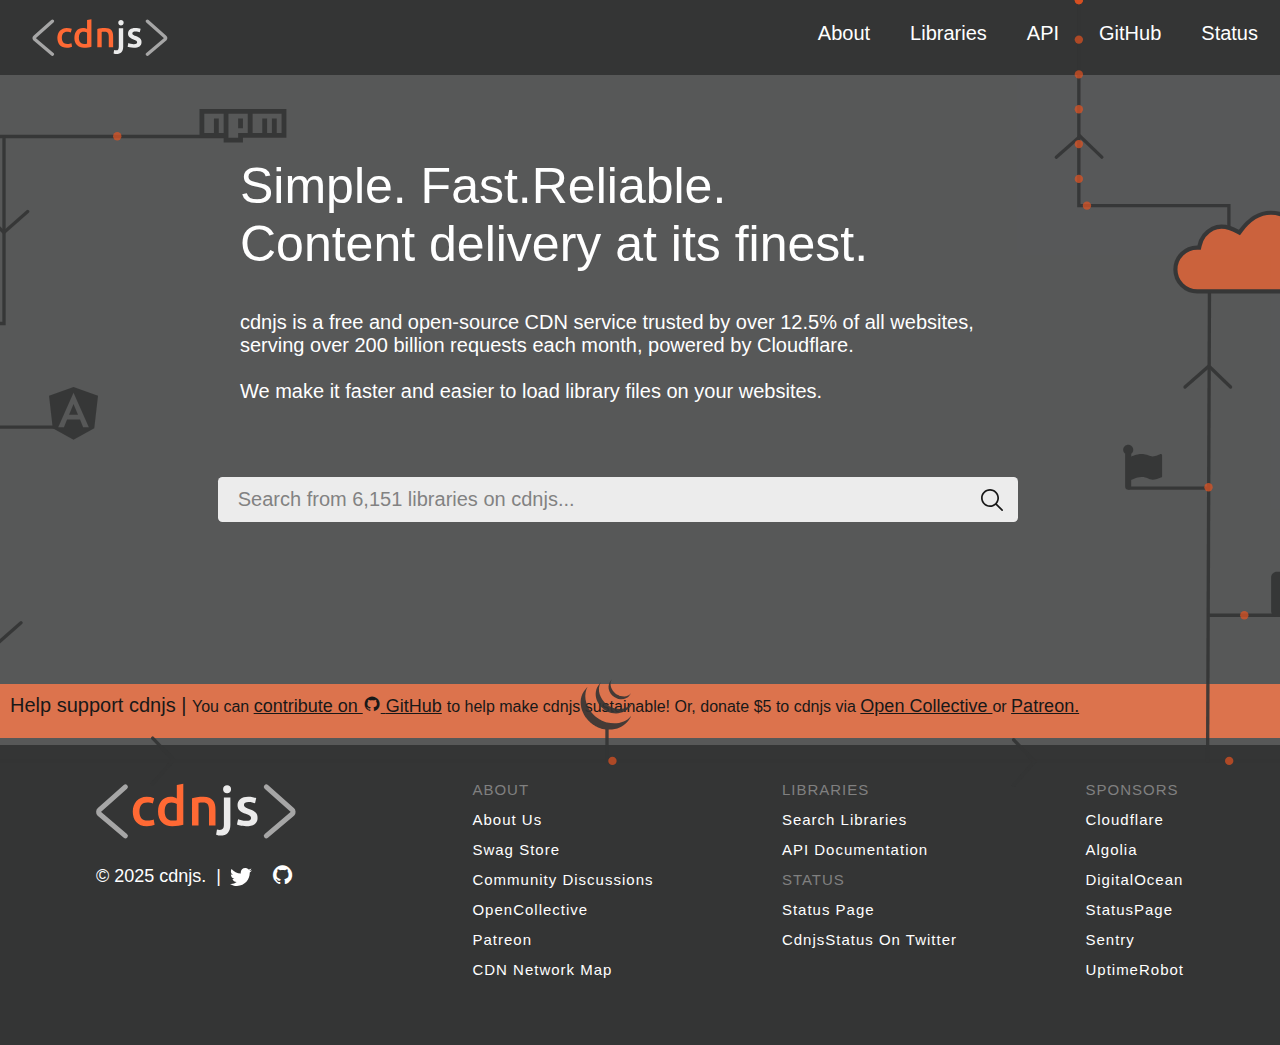
<file: cdnjs/index.html>
<!DOCTYPE html>
 <html lang="en">
 <head>
    <meta charset="UTF-8">
    <meta name="viewport" content="width=device-width, initial-scale=1.0">
    <title>Document</title>
    <link rel="stylesheet" href="./cdnjs.css">
    <link href='https://unpkg.com/boxicons@2.1.4/css/boxicons.min.css' rel='stylesheet'>

 </head>
 <body>
    <div class="svg-background"> 
    <svg><svg width="100%" height="100%" viewBox="0 0 1920 969" version="1.1" xmlns="http://www.w3.org/2000/svg" xmlns:xlink="http://www.w3.org/1999/xlink" preserveAspectRatio="xMidYMin slice" class=""><title>bg</title><desc>Created with Sketch.</desc><g id="Page-1" stroke="none" stroke-width="1" fill="none" fill-rule="evenodd"><g id="bg"><g id="Grid"><g id="Pre-cloud-tracks" transform="translate(0.000000, 163.000000)"><path id="PreCloudTracks0" fill="transparent" stroke="none" d="M 91 0 L 199.151312 0 L 200.25 224 L 75 225 L 75 348 L 191.5 348 L 191.5 662 L 116 662 L 116 747.25 L 1639 747.25 L 1641.25 185.5"></path><path id="PreCloudTracks1" fill="transparent" stroke="none" d="M 465.894976 1.13686838e-13 L 199.151312 1.13686838e-13 L 200.25 224 L 75 225 L 75 348 L 191.5 348 L 191.5 662 L 116 662 L 116 747.25 L 1639 747.25 L 1641.25 185.5"></path><path id="PreCloudTracks2" fill="transparent" stroke="none" d="M 0 224 L 75 225 L 75 348 L 191.5 348 L 191.5 662 L 116 662 L 116 747.25 L 1639 747.25 L 1641.25 185.5"></path><path id="PreCloudTracks3" fill="transparent" stroke="none" d="M 259.5 348 L 191.5 348 L 191.5 662 L 116 662 L 116 747.25 L 1639 747.25 L 1641.25 185.5"></path><path id="PreCloudTracks4" fill="transparent" stroke="none" d="M 123 498.5 L 191.5 498.5 L 191.5 662 L 116 662 L 116 747.25 L 1639 747.25 L 1641.25 185.5"></path><path id="PreCloudTracks5" fill="transparent" stroke="none" d="M 0 662 L 116 662 L 116 747.25 L 1639 747.25 L 1641.25 185.5"></path><path id="PreCloudTracks6" fill="transparent" stroke="none" d="M 920.5 705.5 L 920.5 747.25 L 1639 747.25 L 1641.25 185.5"></path><path id="PreCloudTracks7" fill="transparent" stroke="none" d="M 1790 806 L 1790 747.25 L 1639 747.25 L 1641.25 185.5"></path><path id="PreCloudTracks8" fill="transparent" stroke="none" d="M 1733 573 L 1640.125 573 L 1641.25 185.5"></path><path id="PreCloudTracks9" fill="transparent" stroke="none" d="M 1544 421 L 1640.125 421 L 1641.25 185.5"></path></g><g id="Post-cloud-tracks" transform="translate(1485.000000, 0.000000)"><path id="PostCloudTracks0" fill="transparent" stroke="none" d="M 179.5 271.859852 L 179.5 246 L -4.26325641e-14 246 L -4.26325641e-14 0"></path><path id="PostCloudTracks1" fill="transparent" stroke="none" d="M 284.5 301.501293 L 284.5 119 L 435 119"></path><path id="PostCloudTracks2" fill="transparent" stroke="none" d="M 249 348.5 L 249 392 L 380 392 L 380 329.5 L 435 329.5"></path><path id="PostCloudTracks3" fill="transparent" stroke="none" d="M 249 348.5 L 249 392 L 380 392 L 380 511 L 435 511"></path></g><g id="Paths" transform="translate(-0.000000, 0.000000)" stroke="#343535" stroke-width="4"><polyline id="Path-2" points="91 163.25 263.421041 163.25 465.894976 163.25"></polyline><polyline id="Path-3" points="199.151312 163 199.151312 387 0 387"></polyline><polyline id="Path-4" points="75 388 75 511 259.5 511"></polyline><polyline id="Path-5" points="191.75 511 191.75 825 0 825"></polyline><path d="M123,661.5 L191.5,661.5" id="Path-6"></path><polyline id="Path-7" points="116 827 116 910 1790 910 1790 969"></polyline><path d="M1641.25,348 L1639,912" id="Path-9"></path><polyline id="Path-10" points="1769.5 315 1769.5 119 1920 119"></polyline><polyline id="Path-12" points="1734 345.5 1734 392 1865 392 1865 511 1920 511"></polyline><polyline id="Path-13" points="1865 405 1865 329.5 1920 329.5"></polyline><polyline id="Path-14" points="1664.5 288 1664.5 246 1485 246 1485 0"></polyline><path d="M1640.5,584 L1544,584" id="Path-15"></path><path d="M920.5,913 L920.5,868.5" id="Path-17"></path><path d="M1638.5,736 L1733,736" id="Path-19"></path></g><g id="Arrows" transform="translate(165.000000, 150.000000)" stroke="#343535" stroke-linecap="round" stroke-width="4"><polyline id="Path-16" points="1501.5 313 1475.5 288 1447 313"></polyline><polyline id="Path-16" transform="translate(1254.500000, 762.250000) scale(-1, 1) rotate(-90.000000) translate(-1254.500000, -762.250000) " points="1281.75 774.75 1255.75 749.75 1227.25 774.75"></polyline><polyline id="Path-16" transform="translate(224.500000, 760.250000) scale(-1, 1) rotate(-90.000000) translate(-224.500000, -760.250000) " points="251.75 772.75 225.75 747.75 197.25 772.75"></polyline><polyline id="Path-16" transform="translate(27.250000, 607.500000) rotate(180.000000) translate(-27.250000, -607.500000) " points="54.5 620 28.5 595 0 620"></polyline><polyline id="Path-16" transform="translate(35.250000, 115.500000) rotate(180.000000) translate(-35.250000, -115.500000) " points="62.5 128 36.5 103 8 128"></polyline><polyline id="Path-16" transform="translate(1644.500000, 238.250000) rotate(90.000000) translate(-1644.500000, -238.250000) " points="1671.75 250.75 1645.75 225.75 1617.25 250.75"></polyline><polyline id="Path-16" points="1631.5 25 1605.5 0 1577 25"></polyline><polyline id="Path-16" points="1347.5 38 1321.5 13 1293 38"></polyline></g><circle cx="0" cy="0" r="5" fill="#E95420" opacity="0.75" transform="translate(0.000000, 163.000000)"><animateMotion id="PreCloudTracks0Anim0" dur="26.05130078125s" begin="1.6374440841813405s;PreCloudTracks0Anim0.end+29.222710217046103s" path="M 91 0 L 199.151312 0 L 200.25 224 L 75 225 L 75 348 L 191.5 348 L 191.5 662 L 116 662 L 116 747.25 L 1639 747.25 L 1641.25 185.5"></animateMotion></circle><circle cx="0" cy="0" r="5" fill="#E95420" opacity="0.75" transform="translate(0.000000, 163.000000)"><animateMotion id="PreCloudTracks1Anim0" dur="27.3200390625s" begin="-0.26723361744285956s;PreCloudTracks1Anim0.end+5.017440601964426s" path="M 465.894976 1.13686838e-13 L 199.151312 1.13686838e-13 L 200.25 224 L 75 225 L 75 348 L 191.5 348 L 191.5 662 L 116 662 L 116 747.25 L 1639 747.25 L 1641.25 185.5"></animateMotion></circle><circle cx="0" cy="0" r="5" fill="#E95420" opacity="0.75" transform="translate(0.000000, 163.000000)"><animateMotion id="PreCloudTracks2Anim0" dur="22.99208984375s" begin="-0.46199034955091545s;PreCloudTracks2Anim0.end+6.759470209146893s" path="M 0 224 L 75 225 L 75 348 L 191.5 348 L 191.5 662 L 116 662 L 116 747.25 L 1639 747.25 L 1641.25 185.5"></animateMotion></circle><circle cx="0" cy="0" r="5" fill="#E95420" opacity="0.75" transform="translate(0.000000, 163.000000)"><animateMotion id="PreCloudTracks3Anim0" dur="21.02003515625s" begin="1.9292408028780832s;PreCloudTracks3Anim0.end+3.8767717384063807s" path="M 259.5 348 L 191.5 348 L 191.5 662 L 116 662 L 116 747.25 L 1639 747.25 L 1641.25 185.5"></animateMotion></circle><circle cx="0" cy="0" r="5" fill="#E95420" opacity="0.75" transform="translate(0.000000, 163.000000)"><animateMotion id="PreCloudTracks4Anim0" dur="19.82003515625s" begin="1.8688332214570118s;PreCloudTracks4Anim0.end+6.249142454368802s" path="M 123 498.5 L 191.5 498.5 L 191.5 662 L 116 662 L 116 747.25 L 1639 747.25 L 1641.25 185.5"></animateMotion></circle><circle cx="0" cy="0" r="5" fill="#E95420" opacity="0.75" transform="translate(0.000000, 163.000000)"><animateMotion id="PreCloudTracks5Anim0" dur="18.28803515625s" begin="1.2815632049150278s;PreCloudTracks5Anim0.end+17.175918809087186s" path="M 0 662 L 116 662 L 116 747.25 L 1639 747.25 L 1641.25 185.5"></animateMotion></circle><circle cx="0" cy="0" r="5" fill="#E95420" opacity="0.75" transform="translate(0.000000, 163.000000)"><animateMotion id="PreCloudTracks6Anim0" dur="10.5760361328125s" begin="0.3963797581613844s;PreCloudTracks6Anim0.end+2.3639183941956694s" path="M 920.5 705.5 L 920.5 747.25 L 1639 747.25 L 1641.25 185.5"></animateMotion></circle><circle cx="0" cy="0" r="5" fill="#E95420" opacity="0.75" transform="translate(0.000000, 163.000000)"><animateMotion id="PreCloudTracks7Anim0" dur="6.1720361328125s" begin="-0.6885113327827845s;PreCloudTracks7Anim0.end+12.051501579665398s" path="M 1790 806 L 1790 747.25 L 1639 747.25 L 1641.25 185.5"></animateMotion></circle><circle cx="0" cy="0" r="5" fill="#E95420" opacity="0.75" transform="translate(0.000000, 163.000000)"><animateMotion id="PreCloudTracks8Anim0" dur="3.84301318359375s" begin="0.3822755532641726s;PreCloudTracks8Anim0.end+1.0996164395763885s" path="M 1733 573 L 1640.125 573 L 1641.25 185.5"></animateMotion></circle><circle cx="0" cy="0" r="5" fill="#E95420" opacity="0.75" transform="translate(0.000000, 163.000000)"><animateMotion id="PreCloudTracks9Anim0" dur="2.653021484375s" begin="0.004756576723710992s;PreCloudTracks9Anim0.end+3.8832250325975632s" path="M 1544 421 L 1640.125 421 L 1641.25 185.5"></animateMotion></circle><circle cx="0" cy="0" r="5" fill="#E95420" opacity="0.75" transform="translate(1485.000000, 0.000000)"><animateMotion id="PostCloudTracks0Anim0" dur="1.805439453125s" begin="0s;PostCloudTracks0Anim0.end+0s" path="M 179.5 271.859852 L 179.5 246 L -4.26325641e-14 246 L -4.26325641e-14 0"></animateMotion></circle><circle cx="0" cy="0" r="5" fill="#E95420" opacity="0.75" transform="translate(1485.000000, 0.000000)"><animateMotion id="PostCloudTracks0Anim1" dur="1.805439453125s" begin="-0.16666666666666666s;PostCloudTracks0Anim1.end+0s" path="M 179.5 271.859852 L 179.5 246 L -4.26325641e-14 246 L -4.26325641e-14 0"></animateMotion></circle><circle cx="0" cy="0" r="5" fill="#E95420" opacity="0.75" transform="translate(1485.000000, 0.000000)"><animateMotion id="PostCloudTracks0Anim2" dur="1.805439453125s" begin="-0.3333333333333333s;PostCloudTracks0Anim2.end+0s" path="M 179.5 271.859852 L 179.5 246 L -4.26325641e-14 246 L -4.26325641e-14 0"></animateMotion></circle><circle cx="0" cy="0" r="5" fill="#E95420" opacity="0.75" transform="translate(1485.000000, 0.000000)"><animateMotion id="PostCloudTracks0Anim3" dur="1.805439453125s" begin="-0.5s;PostCloudTracks0Anim3.end+0s" path="M 179.5 271.859852 L 179.5 246 L -4.26325641e-14 246 L -4.26325641e-14 0"></animateMotion></circle><circle cx="0" cy="0" r="5" fill="#E95420" opacity="0.75" transform="translate(1485.000000, 0.000000)"><animateMotion id="PostCloudTracks0Anim4" dur="1.805439453125s" begin="-0.6666666666666666s;PostCloudTracks0Anim4.end+0s" path="M 179.5 271.859852 L 179.5 246 L -4.26325641e-14 246 L -4.26325641e-14 0"></animateMotion></circle><circle cx="0" cy="0" r="5" fill="#E95420" opacity="0.75" transform="translate(1485.000000, 0.000000)"><animateMotion id="PostCloudTracks0Anim5" dur="1.805439453125s" begin="-0.8333333333333334s;PostCloudTracks0Anim5.end+0s" path="M 179.5 271.859852 L 179.5 246 L -4.26325641e-14 246 L -4.26325641e-14 0"></animateMotion></circle><circle cx="0" cy="0" r="5" fill="#E95420" opacity="0.75" transform="translate(1485.000000, 0.000000)"><animateMotion id="PostCloudTracks1Anim0" dur="1.332005126953125s" begin="0s;PostCloudTracks1Anim0.end+0s" path="M 284.5 301.501293 L 284.5 119 L 435 119"></animateMotion></circle><circle cx="0" cy="0" r="5" fill="#E95420" opacity="0.75" transform="translate(1485.000000, 0.000000)"><animateMotion id="PostCloudTracks1Anim1" dur="1.332005126953125s" begin="-0.2s;PostCloudTracks1Anim1.end+0s" path="M 284.5 301.501293 L 284.5 119 L 435 119"></animateMotion></circle><circle cx="0" cy="0" r="5" fill="#E95420" opacity="0.75" transform="translate(1485.000000, 0.000000)"><animateMotion id="PostCloudTracks1Anim2" dur="1.332005126953125s" begin="-0.4s;PostCloudTracks1Anim2.end+0s" path="M 284.5 301.501293 L 284.5 119 L 435 119"></animateMotion></circle><circle cx="0" cy="0" r="5" fill="#E95420" opacity="0.75" transform="translate(1485.000000, 0.000000)"><animateMotion id="PostCloudTracks1Anim3" dur="1.332005126953125s" begin="-0.6s;PostCloudTracks1Anim3.end+0s" path="M 284.5 301.501293 L 284.5 119 L 435 119"></animateMotion></circle><circle cx="0" cy="0" r="5" fill="#E95420" opacity="0.75" transform="translate(1485.000000, 0.000000)"><animateMotion id="PostCloudTracks1Anim4" dur="1.332005126953125s" begin="-0.8s;PostCloudTracks1Anim4.end+0s" path="M 284.5 301.501293 L 284.5 119 L 435 119"></animateMotion></circle><circle cx="0" cy="0" r="5" fill="#E95420" opacity="0.75" transform="translate(1485.000000, 0.000000)"><animateMotion id="PostCloudTracks2Anim0" dur="1.168s" begin="0s;PostCloudTracks2Anim0.end+1.168s" path="M 249 348.5 L 249 392 L 380 392 L 380 329.5 L 435 329.5"></animateMotion></circle><circle cx="0" cy="0" r="5" fill="#E95420" opacity="0.75" transform="translate(1485.000000, 0.000000)"><animateMotion id="PostCloudTracks2Anim1" dur="1.168s" begin="-0.25s;PostCloudTracks2Anim1.end+1.168s" path="M 249 348.5 L 249 392 L 380 392 L 380 329.5 L 435 329.5"></animateMotion></circle><circle cx="0" cy="0" r="5" fill="#E95420" opacity="0.75" transform="translate(1485.000000, 0.000000)"><animateMotion id="PostCloudTracks2Anim2" dur="1.168s" begin="-0.5s;PostCloudTracks2Anim2.end+1.168s" path="M 249 348.5 L 249 392 L 380 392 L 380 329.5 L 435 329.5"></animateMotion></circle><circle cx="0" cy="0" r="5" fill="#E95420" opacity="0.75" transform="translate(1485.000000, 0.000000)"><animateMotion id="PostCloudTracks2Anim3" dur="1.168s" begin="-0.75s;PostCloudTracks2Anim3.end+1.168s" path="M 249 348.5 L 249 392 L 380 392 L 380 329.5 L 435 329.5"></animateMotion></circle><circle cx="0" cy="0" r="5" fill="#E95420" opacity="0.75" transform="translate(1485.000000, 0.000000)"><animateMotion id="PostCloudTracks3Anim0" dur="1.394s" begin="0s;PostCloudTracks3Anim0.end+1.394s" path="M 249 348.5 L 249 392 L 380 392 L 380 511 L 435 511"></animateMotion></circle><circle cx="0" cy="0" r="5" fill="#E95420" opacity="0.75" transform="translate(1485.000000, 0.000000)"><animateMotion id="PostCloudTracks3Anim1" dur="1.394s" begin="-0.3333333333333333s;PostCloudTracks3Anim1.end+1.394s" path="M 249 348.5 L 249 392 L 380 392 L 380 511 L 435 511"></animateMotion></circle><circle cx="0" cy="0" r="5" fill="#E95420" opacity="0.75" transform="translate(1485.000000, 0.000000)"><animateMotion id="PostCloudTracks3Anim2" dur="1.394s" begin="-0.6666666666666666s;PostCloudTracks3Anim2.end+1.394s" path="M 249 348.5 L 249 392 L 380 392 L 380 511 L 435 511"></animateMotion></circle></g><path d="M1626.64261,296.214779 C1612.20445,296.214779 1600.5,307.919225 1600.5,322.35739 C1600.5,336.795555 1612.20445,348.5 1626.64261,348.5 L1757.35739,348.5 C1771.79555,348.5 1783.5,336.795555 1783.5,322.35739 C1783.5,307.919225 1771.79555,296.214779 1757.35739,296.214779 L1754.8726,296.214779 L1754.82256,293.765852 C1754.41983,274.056525 1745.15531,261.751876 1726.66629,256.332439 C1708.20006,250.919685 1692.26068,257.486577 1678.40365,276.414729 L1677.07974,278.223141 L1675.13798,277.10391 C1663.43445,270.357981 1653.48951,269.238093 1645.07338,273.513248 C1636.4999,277.868335 1631.28409,284.712455 1629.29425,294.22657 L1628.87843,296.214779 L1626.64261,296.214779 Z" id="Cloud" stroke="#343535" stroke-width="5" fill="#D9643A" fill-rule="nonzero"></path><g id="Icons" transform="translate(56.000000, 110.000000)" fill="#343535" fill-rule="nonzero"><path d="M1528.548,459.908 C1528.548,460.664 1527.9,460.988 1527.144,461.312 C1524.12,462.608 1520.88,463.796 1517.424,463.796 C1512.564,463.796 1510.296,460.772 1504.464,460.772 C1500.252,460.772 1495.824,462.284 1492.26,463.904 C1492.044,464.012 1491.828,464.012 1491.612,464.12 L1491.612,472.328 C1491.612,474.585559 1489.91163,476 1488.048,476 C1485.996,476 1484.376,474.38 1484.376,472.328 L1484.376,432.8 C1482.972,431.72 1482,429.992 1482,428.048 C1482,424.7 1484.7,422 1488.048,422 C1491.396,422 1494.096,424.7 1494.096,428.048 C1494.096,429.992 1493.232,431.72 1491.72,432.8 L1491.72,436.148 C1492.15495,436.003086 1497.91819,433.124 1503.816,433.124 C1510.69995,433.124 1514.11777,436.04 1517.208,436.04 C1521.312,436.04 1525.848,433.124 1526.928,433.124 C1527.792,433.124 1528.548,433.772 1528.548,434.528 L1528.548,459.908 Z" id="FontAwesome"></path><path d="M220.9715,386.201 L226.3265,373.3175 L231.6815,386.201 L226.3265,386.201 L220.9715,386.201 Z M226.3265,353 L255.653,363.458 L251.18,402.2345 L226.3265,416 L201.473,402.2345 L197,363.458 L226.3265,353 Z M244.628,401.069 L226.3265,359.9615 L208.025,401.069 L214.8605,401.069 L218.546,391.871 L226.3265,391.871 L234.107,391.871 L237.7925,401.069 L244.628,401.069 Z" id="Angular"></path><polygon id="Bulma" points="45 547.5 49.5 516 67.5 498 90.0000001 520.5 76.5 534 94.5 552 67.5 570"></polygon><path d="M836.941184,717.041199 C831.448912,724.939979 832.128168,735.214216 836.327913,743.629232 C836.42495,743.831068 836.53169,744.029023 836.634549,744.226978 L836.828622,744.60542 C836.867437,744.679168 836.910133,744.750975 836.950888,744.822782 C837.022695,744.958634 837.096443,745.082841 837.170191,745.21481 L837.571922,745.90183 L837.800929,746.278332 L838.266705,747.006106 L838.464659,747.312742 C838.683962,747.638785 838.907146,747.964828 839.138093,748.283108 L839.270063,748.461656 C839.470117,748.736619 839.674567,749.008356 839.883335,749.276763 L840.116222,749.571754 L840.682916,750.270418 L840.900278,750.530476 C841.158396,750.835171 841.424276,751.137925 841.690156,751.432917 C841.717327,751.462028 841.728971,751.471731 841.736734,751.483376 C842.000392,751.769353 842.268242,752.051436 842.540197,752.329535 L842.798315,752.589593 L843.438756,753.218391 L843.700755,753.470686 C843.988976,753.742476 844.282074,754.009046 844.579907,754.270267 L845.54251,755.085375 L845.872435,755.349315 L846.538106,755.869431 L846.89326,756.141133 L847.640442,756.676776 L847.989774,756.923249 C848.228484,757.088211 848.471075,757.24541 848.715608,757.40261 L849.030006,757.612209 C849.404607,757.850024 849.783101,758.081649 850.165335,758.306991 L850.479733,758.501064 L851.333656,758.978484 C851.488914,759.061936 851.648054,759.141506 851.805253,759.221076 L852.414643,759.537415 L852.556317,759.605341 L852.808612,759.725666 L853.775097,760.172035 L853.978874,760.263249 C854.351949,760.425773 854.727863,760.581702 855.106439,760.730966 L855.378142,760.839647 L856.441663,761.233615 L856.577514,761.280193 C856.970196,761.4154 857.364855,761.544796 857.761361,761.668339 L858.048589,761.753731 C858.436736,761.875998 858.855934,762.025434 859.271251,762.099182 C885.84764,766.945191 893.563992,746.126955 893.563992,746.126955 C887.081946,754.573022 875.573403,756.800982 864.64708,754.320727 C864.233704,754.227571 863.831972,754.099483 863.43024,753.979158 L863.127486,753.887943 C862.734606,753.767177 862.343815,753.639718 861.955284,753.505619 L861.794203,753.447397 C861.44833,753.324639 861.104142,753.197186 860.761733,753.065073 L860.470623,752.948629 C860.095498,752.801031 859.723446,752.64574 859.354702,752.482853 L859.131518,752.385816 L858.190263,751.947211 L857.91856,751.817182 C857.674028,751.700738 857.433377,751.570709 857.190786,751.429035 L856.705603,751.17674 C856.410611,751.021482 856.123383,750.854579 855.832273,750.687676 L855.537282,750.522713 C855.155213,750.297098 854.776723,750.065475 854.401953,749.827931 C854.299095,749.761946 854.198176,749.69208 854.095318,749.624154 L853.287973,749.086571 C853.198699,749.028349 853.0939,748.962364 853.027915,748.904143 L852.263266,748.351034 L851.923638,748.094857 L851.234678,747.555334 L850.928042,747.308861 L850.070239,746.584967 C850.039044,746.557684 850.006668,746.531783 849.973202,746.507338 L849.070762,745.686408 L848.818466,745.441876 L848.174143,744.801434 L847.921848,744.549139 C847.650146,744.271614 847.386206,743.992149 847.145555,743.706861 C847.13197,743.693276 847.118385,743.679691 847.10674,743.664165 C846.831954,743.362554 846.562793,743.055865 846.299396,742.744258 L846.105323,742.491963 L845.523103,741.773892 L845.32903,741.508011 L844.657536,740.615275 C838.567518,732.363281 836.390016,720.955656 841.230203,711.601326 M854.000222,710.388368 C850.025602,716.107706 850.241023,723.779421 853.340373,729.811218 C853.859723,730.827828 854.447161,731.808189 855.098676,732.745605 C855.694481,733.599527 856.35433,734.61453 857.144208,735.299609 C857.431437,735.615948 857.730309,735.920643 858.036945,736.225338 L858.269833,736.458226 C858.566456,736.747484 858.869943,737.029617 859.180036,737.304385 C859.193622,737.314089 859.203325,737.327674 859.218851,737.337378 C859.572064,737.647895 859.929159,737.919597 860.292076,738.226233 L860.532727,738.414484 C860.896832,738.695297 861.268288,738.966447 861.646707,739.227651 L861.6797,739.25094 C861.846603,739.367384 862.017387,739.474124 862.188172,739.586686 C862.269682,739.639086 862.347312,739.695367 862.428822,739.745827 C862.700128,739.919889 862.975128,740.088124 863.253634,740.250417 L863.370078,740.318343 L864.099793,740.706489 C864.185185,740.755007 864.293866,740.795763 864.359851,740.84234 L864.870264,741.10628 C864.895493,741.119865 864.922664,741.129569 864.947893,741.141213 C865.29796,741.315554 865.652592,741.480574 866.011414,741.6361 L866.244302,741.733136 C866.533373,741.855856 866.824525,741.973611 867.117632,742.08635 L867.490252,742.222201 C867.755993,742.318798 868.023199,742.411317 868.291775,742.499726 L868.654692,742.61617 C869.037016,742.732614 869.430985,742.887872 869.813309,742.951916 C890.332672,746.352079 895.07,730.531229 895.07,730.531229 C890.800389,736.683351 882.532869,739.613857 873.706418,737.323793 C873.316302,737.221144 872.928692,737.109196 872.543919,736.988046 C872.427476,736.953113 872.311032,736.914298 872.194588,736.875483 L871.37948,736.596018 L870.991334,736.460167 C870.698348,736.347122 870.4072,736.229369 870.118004,736.106953 L869.881235,736.009917 C869.520186,735.852969 869.162987,735.687311 868.80995,735.513089 L868.272368,735.241387 L867.96185,735.082247 C867.7335,734.958268 867.507055,734.830812 867.282594,734.699922 L867.119573,734.608708 C866.84192,734.446056 866.567574,734.277826 866.296702,734.104118 C866.213251,734.051718 866.13174,733.993496 866.048288,733.939155 L865.514587,733.585942 C865.138694,733.325426 864.769823,733.054921 864.408369,732.774716 L864.156074,732.580643 C860.27461,729.529811 857.231541,725.361118 855.775992,720.637376 C854.250576,715.737026 854.57856,710.23505 857.221838,705.771366 M868.346115,705.416212 C866.005592,708.880419 865.772704,713.146149 867.399038,716.953866 C869.112705,720.996411 872.62543,724.165627 876.726198,725.687161 L877.23467,725.881235 L877.459795,725.951101 L878.191451,726.145174 C889.521446,728.33432 892.591685,720.33074 893.412615,719.152715 C890.720819,723.028358 886.196972,723.957969 880.646477,722.611101 C880.207872,722.50436 879.72657,722.34522 879.30349,722.195784 C878.760487,722.003328 878.22799,721.782426 877.708208,721.533994 C876.721719,721.059555 875.784903,720.488104 874.911613,719.82809 C869.945279,716.061129 866.859514,708.853249 870.100537,703" id="jQuery"></path><path d="M377,20.4456522 L481,20.4456522 L481,54.8245342 L429,54.8245342 L429,60.5543478 L405.888889,60.5543478 L405.888889,54.8245342 L377,54.8245342 L377,20.4456522 Z M382.777778,49.0947205 L394.333333,49.0947205 L394.333333,31.9052795 L400.111111,31.9052795 L400.111111,49.0947205 L405.888889,49.0947205 L405.888889,26.1754658 L382.777778,26.1754658 L382.777778,49.0947205 Z M411.666667,26.1754658 L411.666667,54.8245342 L423.222222,54.8245342 L423.222222,49.0947205 L434.777778,49.0947205 L434.777778,26.1754658 L411.666667,26.1754658 Z M423.222222,31.9052795 L429,31.9052795 L429,43.3649068 L423.222222,43.3649068 L423.222222,31.9052795 Z M440.555556,26.1754658 L440.555556,49.0947205 L452.111111,49.0947205 L452.111111,31.9052795 L457.888889,31.9052795 L457.888889,49.0947205 L463.666667,49.0947205 L463.666667,31.9052795 L469.444444,31.9052795 L469.444444,49.0947205 L475.222222,49.0947205 L475.222222,26.1754658 L440.555556,26.1754658 Z" id="NPM"></path><path d="M1659,621.037212 L1659,580.962788 C1659,577.117347 1662.0592,574 1665.83385,574 L1705.16615,574 C1708.94038,574 1712,577.116924 1712,580.962788 L1712,591 L1698,597.5 L1694,599.5 C1694.88624,599.911758 1695.21957,600.078424 1695,600 C1694.95154,599.982691 1694.6182,599.816024 1694,599.5 C1695.27915,598.841404 1696.11248,598.341404 1696.5,598 C1697.62738,597.006764 1697.89507,596.024651 1698,595.5 C1698.52906,592.854716 1698.25604,590.853455 1698,590 C1697,586.666667 1693.83333,585 1688.5,585 L1673,585 L1673,617 C1677.26503,617.009196 1680.26503,617.009196 1682,617 C1689.06435,616.962555 1692.27189,617.130349 1696,615 C1697.64525,614.059859 1701,611 1699.5,605 C1698.92876,602.71504 1697.09543,600.881706 1694,599.5 L1698,597.5 C1707.33333,593.149906 1712,590.983239 1712,591 C1712,595.448537 1712,605.460941 1712,621.037212 C1712,624.882653 1708.9408,628 1705.16615,628 L1665.83385,628 C1662.05962,628 1659,624.883077 1659,621.037212 Z M1680,598 L1680,590.5 L1687.06087,590.5 C1690.08696,590.5 1691.6,591.75 1691.6,594.25 C1691.6,596.75 1689.91884,598 1686.55652,598 L1680,598 Z M1680,611.75 L1680,602.75 L1687.66957,602.75 C1691.22319,602.75 1693,604.25 1693,607.25 C1693,610.25 1691.04058,611.75 1687.12174,611.75 L1680,611.75 Z" id="Bootstrap"></path><path d="M28.1141498,1.47138963e-05 C14.3291065,-0.0139960479 2.57201487,9.97940642 0.364861572,23.5866137 C-1.84229173,37.1938209 6.15314924,50.3911775 19.2358377,54.7352398 C20.6494719,54.9938314 21.1494157,54.1146199 21.1494157,53.3733239 C21.1494157,52.632028 21.1494157,50.9425627 21.1494157,48.5979988 C13.30547,50.3047034 11.6504837,44.8225612 11.6504837,44.8225612 C11.1301091,43.1234858 10.0245962,41.6637202 8.53014488,40.7023348 C5.99594706,38.9783907 8.73701817,38.9783907 8.73701817,38.9783907 C10.5370129,39.232639 12.1200257,40.3006959 13.029639,41.8746168 C13.8000319,43.271521 15.0950552,44.3040759 16.6284443,44.7440357 C18.1618333,45.1839954 19.8073071,44.9951274 21.201134,44.2191808 C21.3093292,42.8009761 21.9207354,41.4681105 22.9250781,40.4609826 C16.6844005,39.7541656 10.1334129,37.3406438 10.1334129,26.6694299 C10.0905625,23.8817804 11.1213662,21.184408 13.0123995,19.1357942 C12.170174,16.7119783 12.2686124,14.0602939 13.2882306,11.7055951 C13.2882306,11.7055951 15.650034,10.9470597 21.0115001,14.5845818 C25.6154387,13.3205185 30.4749454,13.3205185 35.078884,14.5845818 C40.4403501,10.9470597 42.7849141,11.7055951 42.7849141,11.7055951 C43.8187336,14.0353769 43.9417552,16.6680384 43.1297029,19.0840759 C45.0207363,21.1326897 46.0515399,23.830062 46.0086895,26.6177116 C46.0086895,37.4096016 39.4404625,39.771405 33.1825455,40.4092643 C34.5402786,41.7741014 35.2385106,43.661215 35.0961234,45.5810966 C35.0961234,49.3392947 35.0961234,52.3734363 35.0961234,53.2871267 C35.0961234,54.2008171 35.5960672,54.9076342 37.0269408,54.6318031 C49.9542812,50.1753729 57.7927847,37.0557664 55.5910896,23.5602695 C53.3893944,10.0647725 41.7875649,0.116719283 28.1141498,1.47138963e-05 Z" id="GitHub"></path></g></g></g></svg></svg>
    </div>
    <nav>
    <div>
         <span><img src="./ass/f7a2ebfb819c118086546e481876aef6.svg" alt=""></span>
        <br><br><br>
    </div>
    <div id="d1"><ol>
        <li>About</li>
   <li>Libraries</li> 
    <li>API</li>
    <li>GitHub</li>
    <li>Status</li>
    </ol>
    </div>
</nav>
<main>
    <aside>
    <br><br><br><br>
    <h1>Simple. Fast.Reliable. <br>
Content delivery at its finest.</h1><br>
    <p>cdnjs is a free and open-source CDN service trusted by over 12.5% of all websites, <br>serving over 200 billion requests each month, powered by Cloudflare. <br><br>

We make it faster and easier to load library files on your websites.</p><br><br><br>
<form action="">
    
    <input type="search" name="" id="" placeholder="Search from 6,151 libraries on cdnjs...">
    <svg role="img" xmlns="http://www.w3.org/2000/svg" width="10" height="10" viewBox="0 0 40 40" class="ais-SearchBox-submitIcon"><path d="M26.804 29.01c-2.832 2.34-6.465 3.746-10.426 3.746C7.333 32.756 0 25.424 0 16.378 0 7.333 7.333 0 16.378 0c9.046 0 16.378 7.333 16.378 16.378 0 3.96-1.406 7.594-3.746 10.426l10.534 10.534c.607.607.61 1.59-.004 2.202-.61.61-1.597.61-2.202.004L26.804 29.01zm-10.426.627c7.323 0 13.26-5.936 13.26-13.26 0-7.32-5.937-13.257-13.26-13.257C9.056 3.12 3.12 9.056 3.12 16.378c0 7.323 5.936 13.26 13.258 13.26z" fillRule="evenodd"></path></svg>
</form>
</aside>
<br><br><br><br><br><br><br><br><br>
<section>
    <div id="d3"> <font id="f1">Help support cdnjs | </font>You can <font><u>contribute on  <i class='bx bxl-github'></i> </u> <u>GitHub</u> </font> to help make cdnjs sustainable! Or, donate $5 to cdnjs via <font> <u> Open Collective </u></font>or <u><font>Patreon.</font></u></div>
</section>
</main>
<footer>
    <aside>
    <div><br> <br><img src="./ass/f7a2ebfb819c118086546e481876aef6.svg" alt=""><br><br><article>© 2025 cdnjs. &nbsp;|<svg xmlns="http://www.w3.org/2000/svg" viewBox="0 0 512 512" aria-hidden="true" class="icon"><path d="M459.37 151.716c.325 4.548.325 9.097.325 13.645 0 138.72-105.583 298.558-298.558 298.558-59.452 0-114.68-17.219-161.137-47.106 8.447.974 16.568 1.299 25.34 1.299 49.055 0 94.213-16.568 130.274-44.832-46.132-.975-84.792-31.188-98.112-72.772 6.498.974 12.995 1.624 19.818 1.624 9.421 0 18.843-1.3 27.614-3.573-48.081-9.747-84.143-51.98-84.143-102.985v-1.299c13.969 7.797 30.214 12.67 47.431 13.319-28.264-18.843-46.781-51.005-46.781-87.391 0-19.492 5.197-37.36 14.294-52.954 51.655 63.675 129.3 105.258 216.365 109.807-1.624-7.797-2.599-15.918-2.599-24.04 0-57.828 46.782-104.934 104.934-104.934 30.213 0 57.502 12.67 76.67 33.137 23.715-4.548 46.456-13.32 66.599-25.34-7.798 24.366-24.366 44.833-46.132 57.827 21.117-2.273 41.584-8.122 60.426-16.243-14.292 20.791-32.161 39.308-52.628 54.253z"></path></svg>
     <span><i class='bx bxl-github'></i></span></article></div>
    <div><ol><li><br>About</li>
        <li>About Us <br> Swag Store</li>
    <li>Community Discussions</li>
    <li>OpenCollective</li>
    <li>Patreon</li>
    <li>CDN Network Map</li></ol></div>
    <div><ol><li><br>Libraries </li>
        <li>Search Libraries</li>
    <li>API Documentation</li> <ol><li>Status</li>
    <li>Status Page</li>
<li>cdnjsStatus on Twitter</li></ol></ol></div>
    <div><ol><li><br>Sponsors</li>
    <li>Cloudflare</li>
    <li>Algolia</li>
    <li>DigitalOcean</li>
    <li>StatusPage</li>
    <li>Sentry</li>
    <li>UptimeRobot</li></ol></div>
    </aside>
</footer>
 </body>
 </html>
</file>
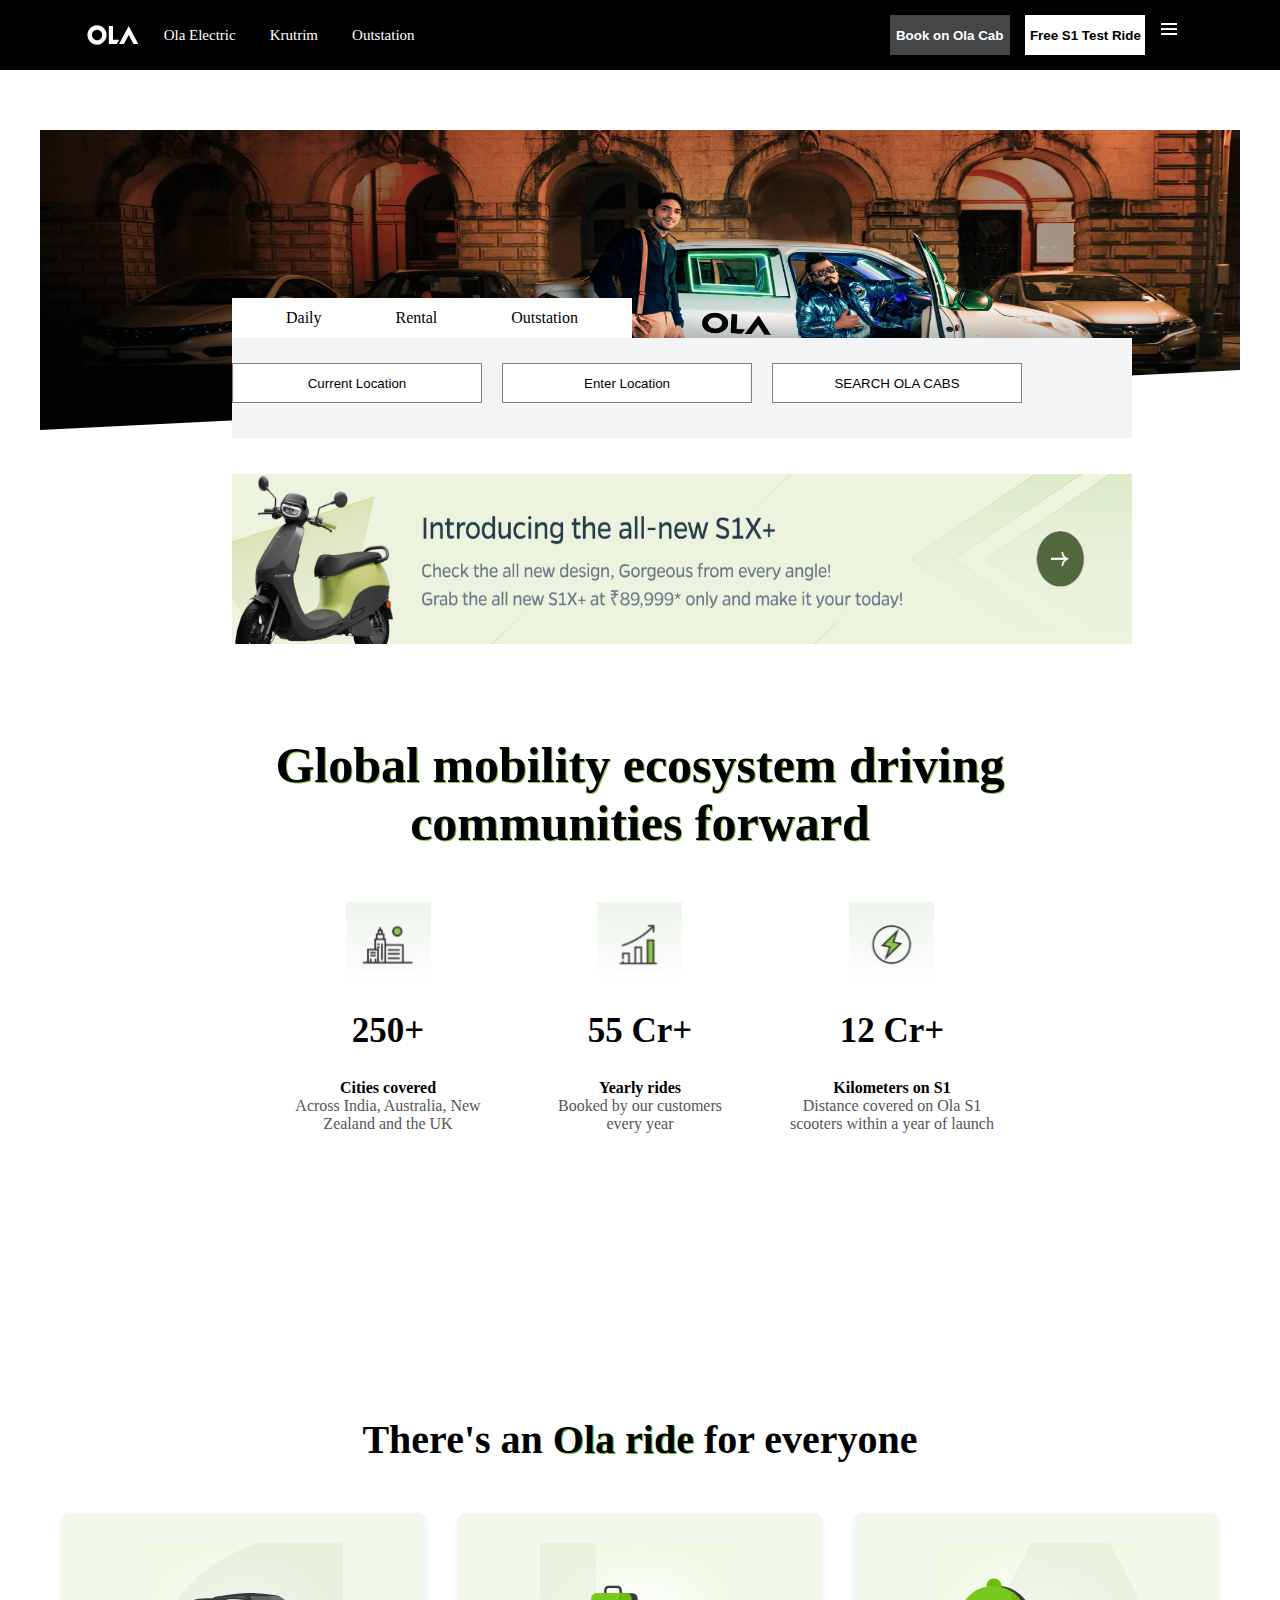
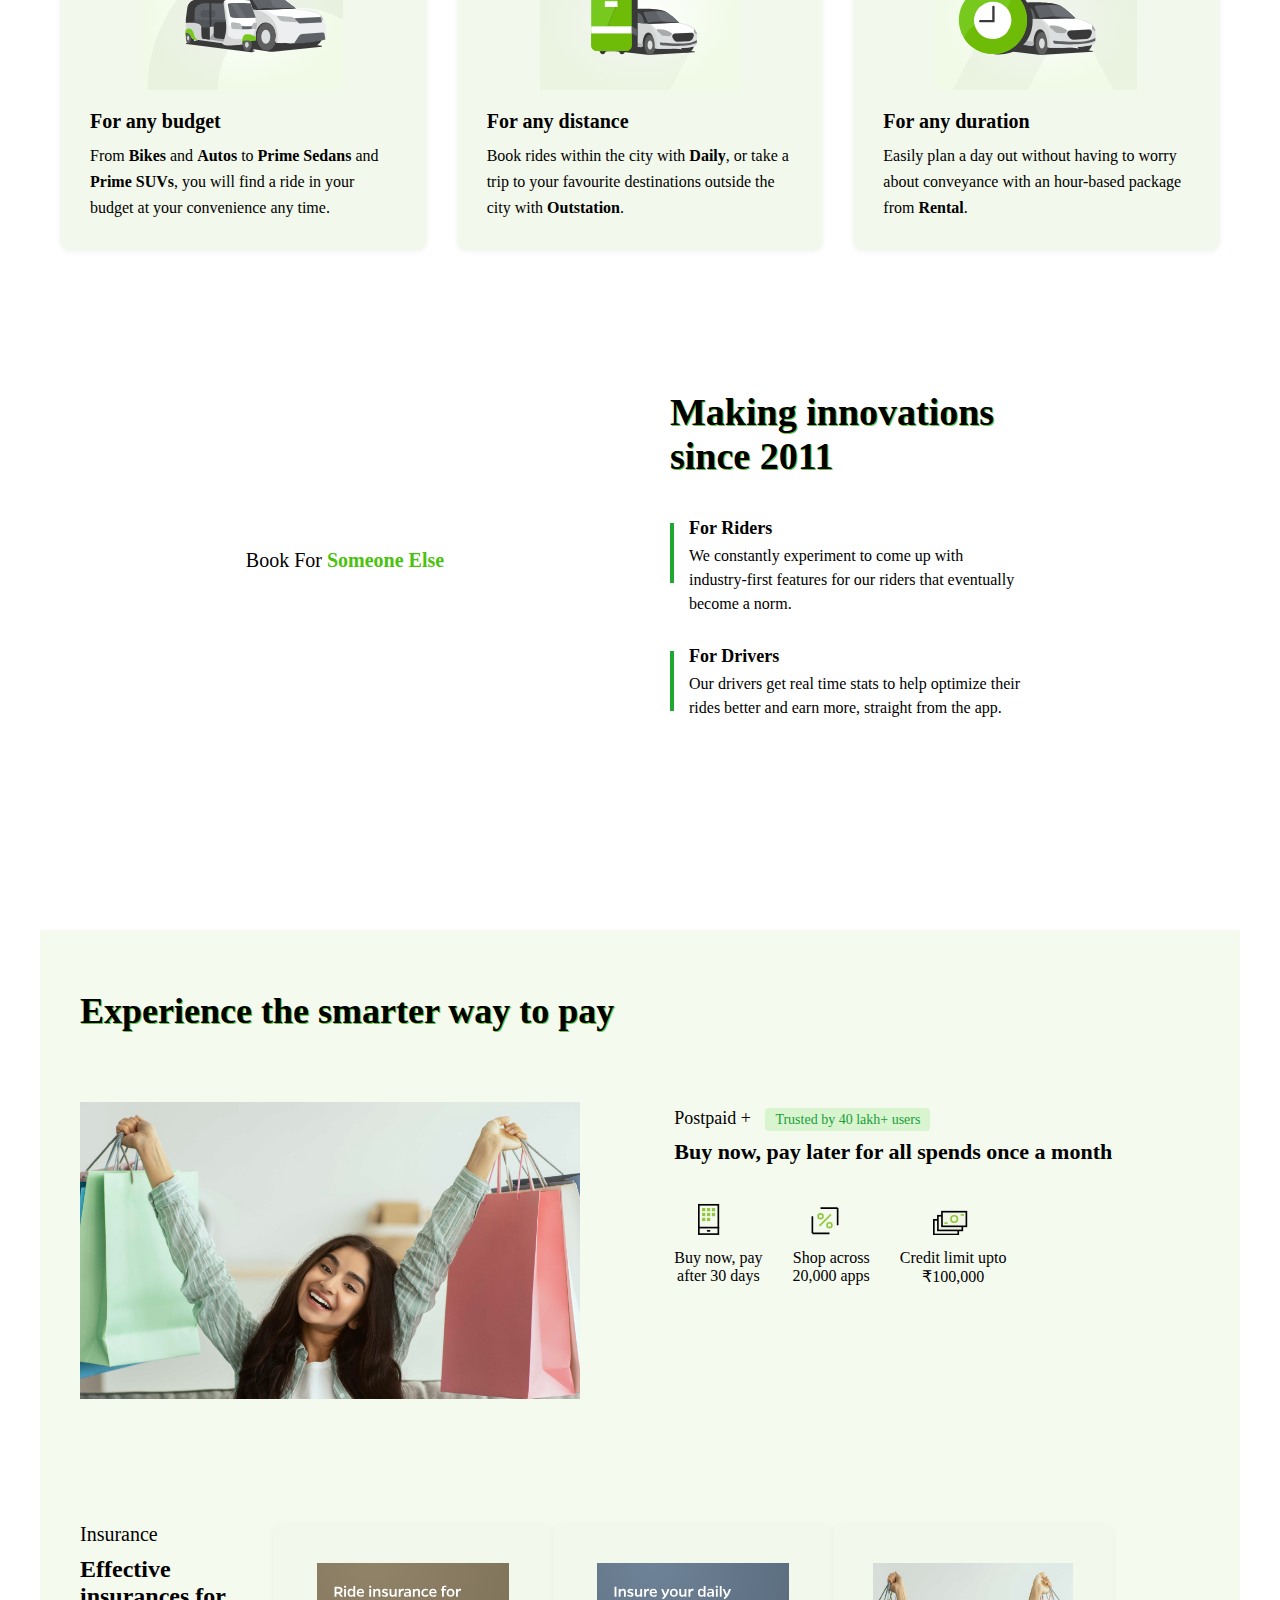
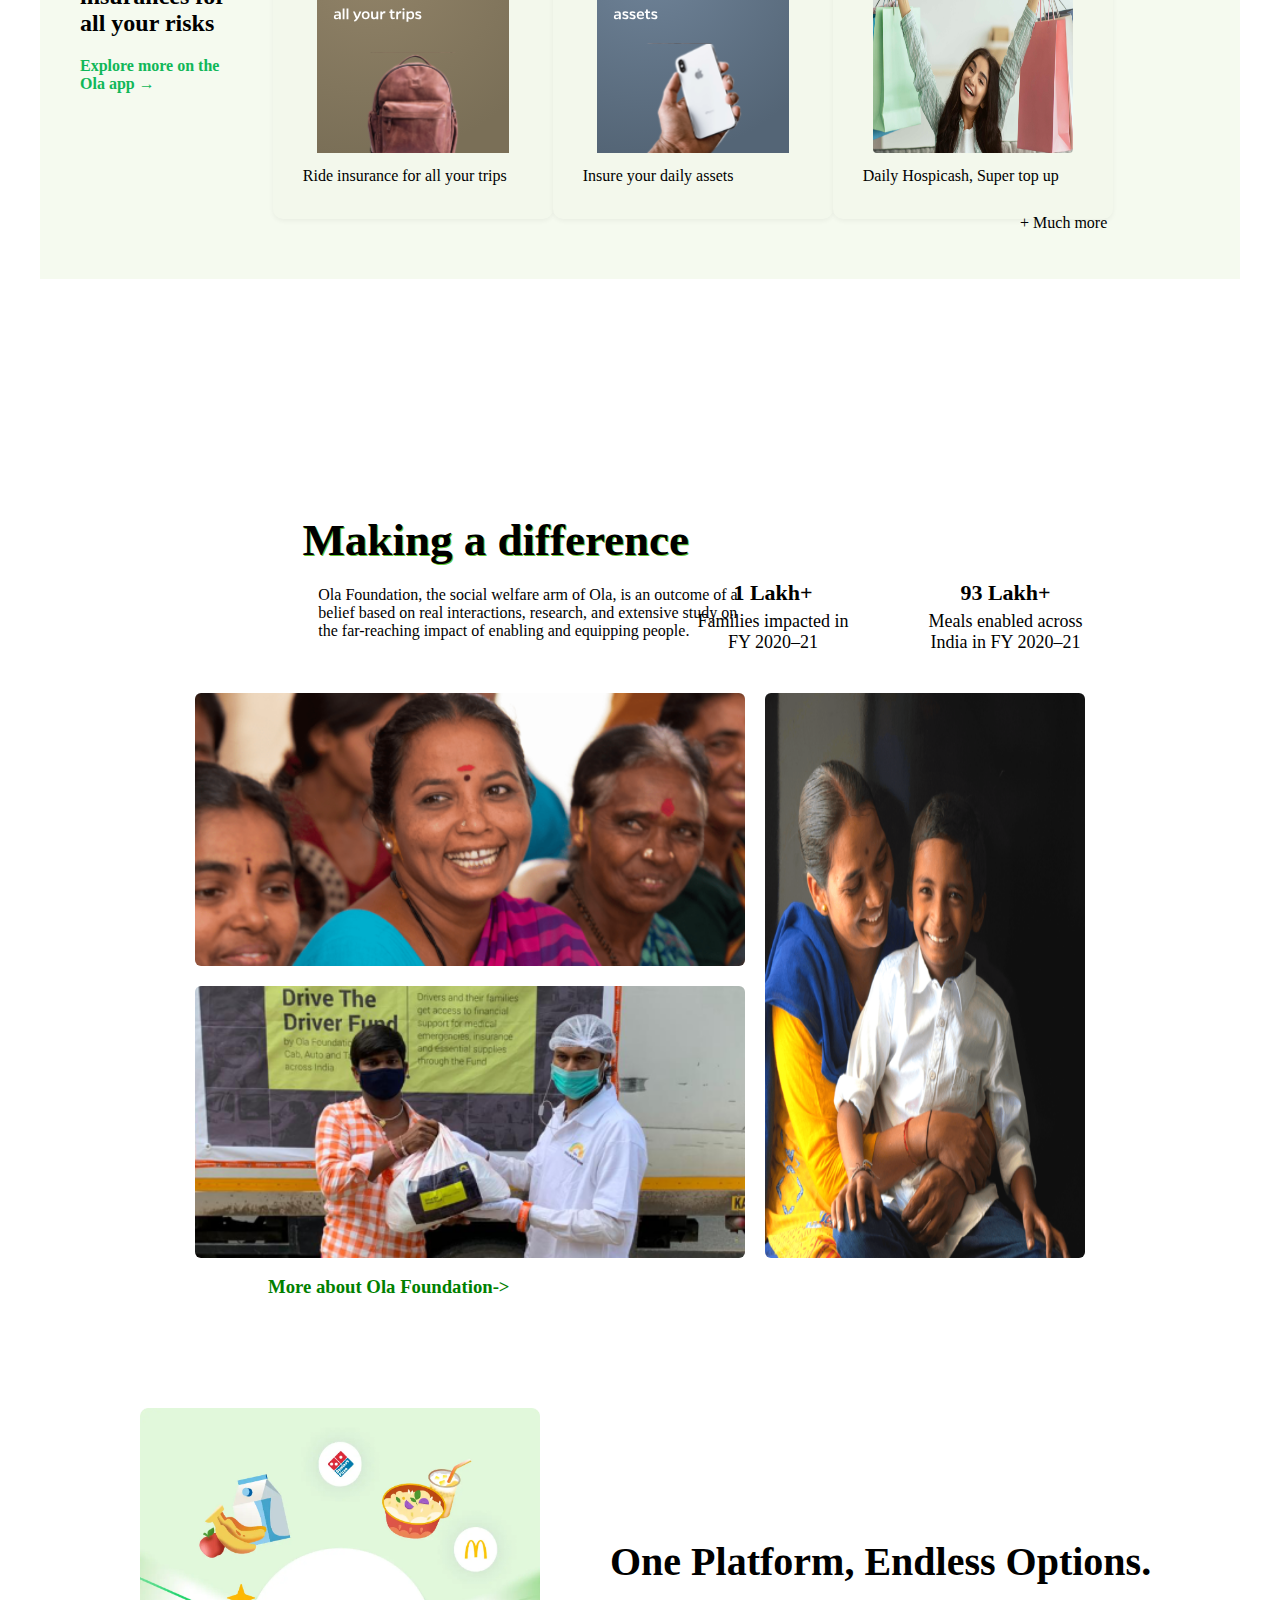
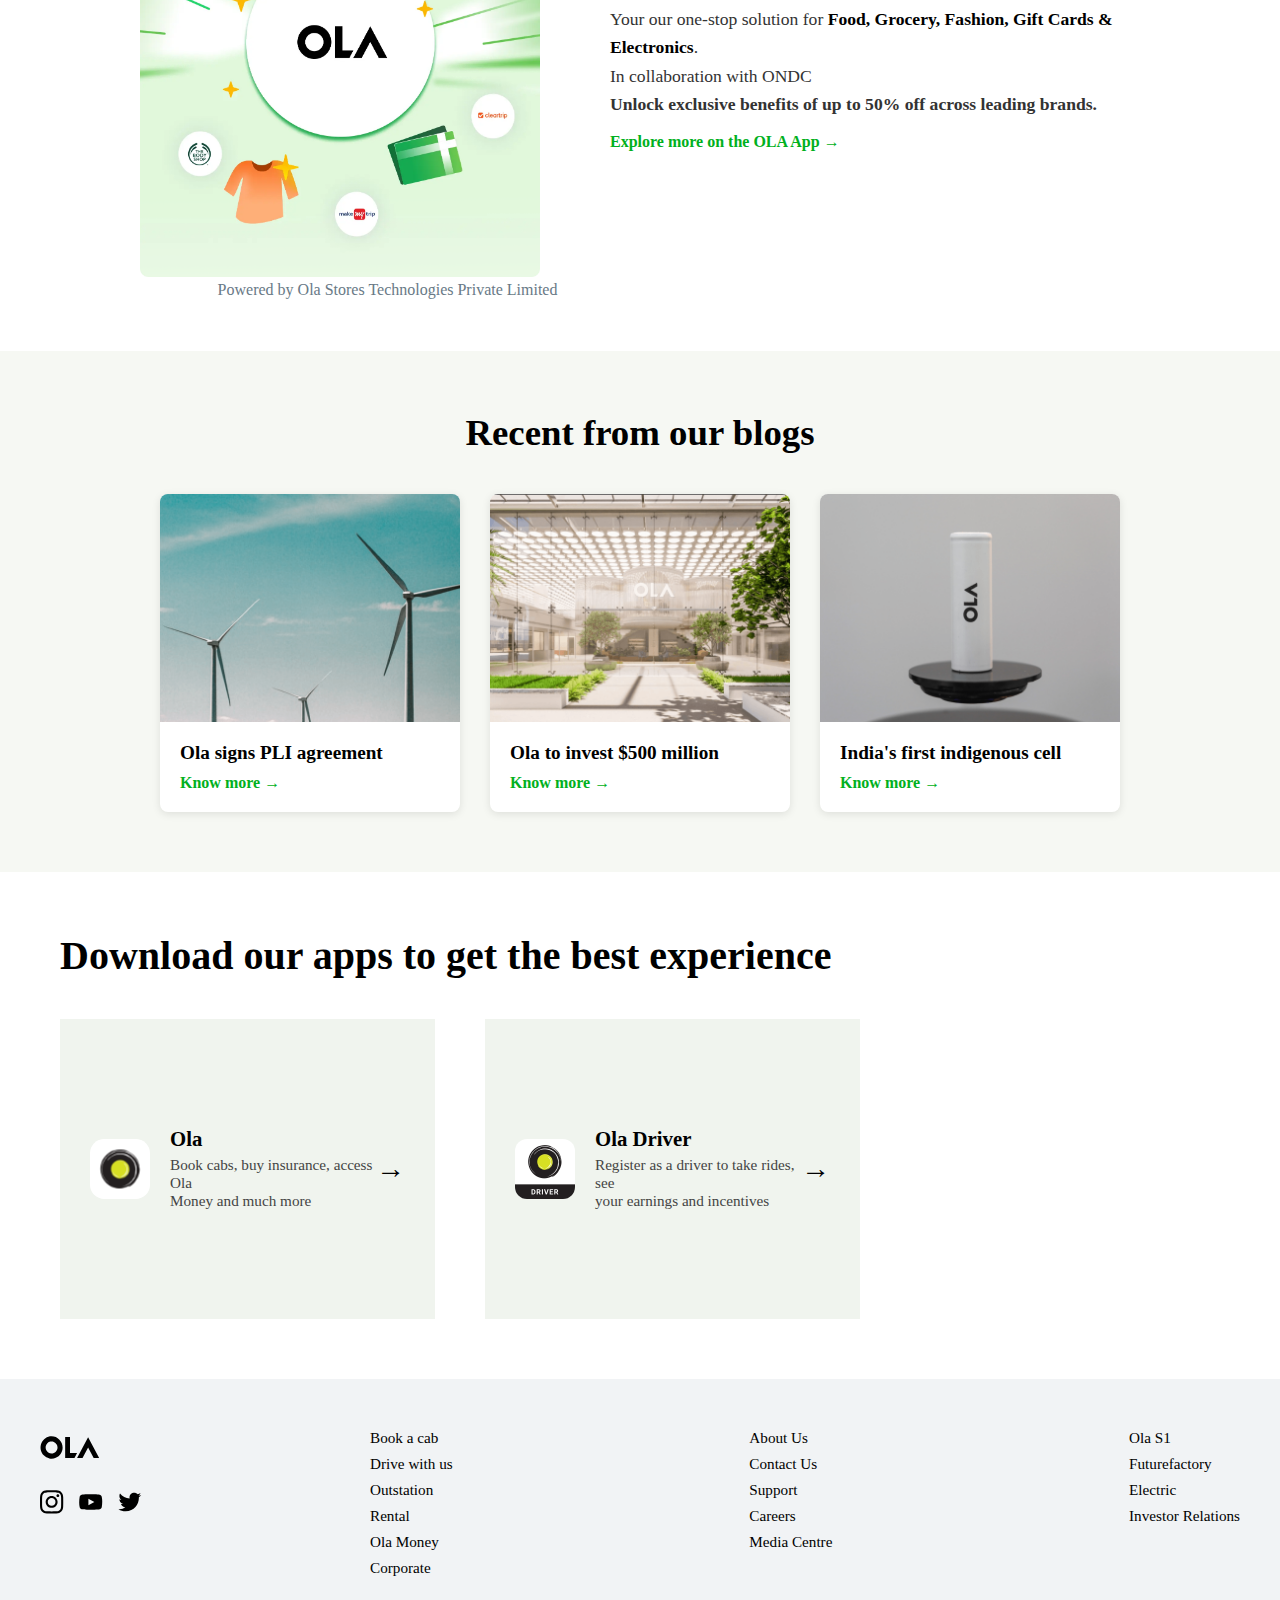
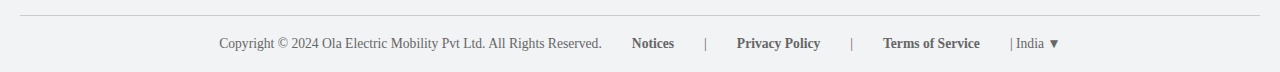
<file: ola/ola.html>
<!DOCTYPE html>
 <html lang="en">
 <head>
    <meta charset="UTF-8">
    <meta name="viewport" content="width=device-width, initial-scale=1.0">
    <title>Document</title>
    <link rel="stylesheet" href="./ola.css">
 </head>
 <body>
   <nav>
    <div><img src="./assets/ola-white-logo (1).svg" alt=""></div>
    <div id="m"><ol ><li>
Ola Electric</li>
    <li>Krutrim</li>
    <li>Outstation</li></ol></div>
    <div><ol><li><button id="b1">Book on Ola Cab</button></li>
    <li><button id="b2">Free S1 Test Ride</button></li>
    <li id="i1"><img src="./assets/hamburger.svg" alt="" ></li>
</ol></div>
   </nav>
   <header>
   <section id="sec1">
<img src="./assets/hero-banner.webp" alt="">
   </section>
   <section id="sec2">
<div><ol><li>Daily
</li>
<li>Rental</li>
<li>Outstation</li></ol></div>
<article>
    <button>Current Location</button>&nbsp;&nbsp;&nbsp;&nbsp;
    <button>Enter Location</button>&nbsp;&nbsp;&nbsp;&nbsp;
    <button id="m2">SEARCH OLA CABS</button>
</article><br><br>
<aside>
    <img src="./assets/index_banner.png" alt="">
</aside>
   </section>
   </header><br><br>
   <section id="sec3">
<div class="s">
    <h2>Global mobility ecosystem driving <br>communities forward</h2>
    <div class="sb">
      <div class="st">
        <img src="./assets/cts-covered.svg" alt="Cities" />
        <h3>250+</h3><br>
        <p><strong>Cities covered</strong><br>Across India, Australia, New Zealand and the UK</p>
      </div>
      <div class="st">
        <img src="./assets/year-rides.svg" alt="Rides" />
        <h3>55 Cr+</h3><br>
        <p><strong>Yearly rides</strong><br>Booked by our customers <br> every year</p>
      </div>
      <div class="st">
        <img src="./assets/kms-covered.svg" alt="KM" />
        <h3>12 Cr+</h3><br>
        <p><strong>Kilometers on S1</strong><br>Distance covered on Ola S1 scooters within a year of launch</p>
      </div>
    </div>
  </div>
   </section>
   <section id="sec4">
<div class="container">
    <h1>There's an <span>Ola ride</span> for everyone</h1>
    <div class="cards">
      <div class="card">
        <img src="./assets/ride-budget.svg" alt="Budget Ride">
        <h2>For any budget</h2>
        <p>From <strong>Bikes</strong> and <strong>Autos</strong> to <strong>Prime Sedans</strong> and <strong>Prime SUVs</strong>, you will find a ride in your budget at your convenience any time.</p>
      </div>
      <div class="card">
        <img src="./assets/ride-distance.svg" alt="Distance Ride">
        <h2>For any distance</h2>
        <p>Book rides within the city with <strong>Daily</strong>, or take a trip to your favourite destinations outside the city with <strong>Outstation</strong>.</p>
      </div>
      <div class="card">
        <img src="./assets/ride-duration.svg" alt="Duration Ride">
        <h2>For any duration</h2>
        <p>Easily plan a day out without having to worry about conveyance with an hour-based package from <strong>Rental</strong>.</p>
      </div>
    </div>
  </div>
   </section><br><br><br>
   <section id="sec5">
<section class="ola-innovation">
    <div class="left">
      <p class="highlight-text">Book For <span>Someone Else</span></p>
      <!-- <source src="https://s3-ap-southeast-1.amazonaws.com/ola-prod-website/for-riders.mp4" type="video/mp4"> -->
       <source src="https://s3-ap-southeast-1.amazonaws.com/ola-prod-website/for-riders.mp4" type="video/mp4">
    </div>
    <div class="right">
      <h1>Making innovations<br>since 2011</h1>
      <div class="info-block">
        <div class="line"></div>
        <div class="text">
          <h3>For Riders</h3>
          <p>We constantly experiment to come up with <br> industry-first features for our riders that eventually <br> become a norm.</p>
        </div>
      </div>
      <div class="info-block">
        <div class="line"></div>
        <div class="text">
          <h3>For Drivers</h3>
          <p>Our drivers get real time stats to help optimize their <br> rides better and earn more, straight from the app.</p>
        </div>
      </div>
    </div>
   </section>
   </section>
   <section id="sec6">
<section class="postpaid-section">
    <div class="postpaid-left">
      <h1>Experience the smarter way to pay</h1>
      <img src="./assets/insurance-shop-img.png" alt="Postpaid Shopping">
    </div>
    <div class="postpaid-right">
      <p class="tag">Postpaid + <span class="badge">Trusted by 40 lakh+ users</span></p>
      <h2>Buy now, pay later for all spends once a month</h2>
      <div class="features">
        <div class="feature">
          <img src="./assets/insurance-1.svg "alt="">
          <p>Buy now, pay<br>after 30 days</p>
        </div>
        <div class="feature">
          <img src="./assets/insurance-3.svg" alt="">
          <p>Shop across<br>20,000 apps</p>
        </div>
        <div class="feature">
          <img src="./assets/insurance-2.svg" alt="">
          <p>Credit limit upto<br>₹100,000</p>
        </div>
      </div>
    </div>
  </section>
   <!-- Section 2: Insurance -->
  <section class="insurance-section">
    <div class="insurance-left">
      <p class="title">Insurance</p>
      <h2>Effective insurances for all your risks</h2>
      <a href="#">Explore more on the Ola app →</a>
    </div>
    <div class="insurance-right">
      <div class="card"><img src="./assets/insure-trips.svg" alt=""><p>Ride insurance for all your trips</p></div>
      <div class="card"><img src="./assets/insure-daily.svg" alt=""><p>Insure your daily assets</p></div>
      <div class="card"><img src="./assets/insurance-shop-img.png" alt=""><p>Daily Hospicash, Super top up</p></div><br>
      <p class="more">+ Much more</p>
    </div>
  </section>
   </section>
    <section class="impact-section">
    <aside id="b4">
    <h2 id="n1">Making a difference</h2>
    <p class="description">
      Ola Foundation, the social welfare arm of Ola, is an outcome of a <br> belief based on real interactions, research, and extensive study on <br>the far-reaching impact of enabling and equipping people.
    </p></aside>
    <div class="statss">
      <div><strong>1 Lakh+</strong><p>Families impacted in<br>FY 2020–21</p></div>
      <div><strong>93 Lakh+</strong><p>Meals enabled across<br>India in FY 2020–21</p></div>
    </div>
    <div class="impact-images">
      <div class="col">
        <img src="./assets/womens.png" alt="">
        <img src="./assets/donating.png" alt="">
      </div>
      <img class="main-image" src="./assets/mother-son.png" alt="">
    </div><br>
    <h3>More about Ola Foundation-></h3>
  </section>
    <section class="section-one">
    <div class="image-box">
      <img src="./assets/ola_grocery_web-20250116-050429.webp" alt="OLA Platform">
    </div>
    <div class="text-box">
      <h1>One Platform, Endless Options.</h1>
      <p>Your our one-stop solution for <strong>Food, Grocery, Fashion, Gift Cards & Electronics</strong>.</p>
      <p>In collaboration with ONDC</p>
      <p class="highlight">Unlock exclusive benefits of up to 50% off across leading brands.</p>
      <a href="#" class="link">Explore more on the OLA App →</a>
    </div>
  </section>
  <div id="o"><p>Powered by Ola Stores Technologies Private Limited</p></div>
    <section class="blog-section">
    <h2>Recent from our blogs</h2>
    <div class="blogs">
      <div class="blog-card">
        <img src="./assets/pli-agreement.png" alt="Blog 1">
        <div class="content">
          <h3>Ola signs PLI agreement</h3>
          <a href="#">Know more →</a>
        </div>
      </div>
      <div class="blog-card">
        <img src="./assets/ola-to-invest.png" alt="Blog 2">
        <div class="content">
          <h3>Ola to invest $500 million</h3>
          <a href="#">Know more →</a>
        </div>
      </div>
      <div class="blog-card">
        <img src="./assets/indigenous-cell.png" alt="Blog 3">
        <div class="content">
          <h3>India's first indigenous cell</h3>
          <a href="#">Know more →</a>
        </div>
      </div>
    </div>
  </section>
   <section class="download-section">
    <h1>Download our apps to get the best experience</h1>
    <div class="app-cards">
      <!-- Card 1 -->
      <div class="app-card">
        <div class="app-info">
          <img src="./assets/olalogo.svg" alt="Ola App Icon">
          <div class="app-text">
            <h2>Ola</h2>
            <p>Book cabs, buy insurance, access Ola <br>Money and much more</p>
          </div>
        </div>
        <div class="arrow">→</div>
      </div>
      <!-- Card 2 -->
      <div class="app-card">
        <div class="app-info">
          <img src="./assets/ola-driver.svg" alt="Ola Driver Icon">
          <div class="app-text">
            <h2>Ola Driver</h2>
            <p>Register as a driver to take rides, see <br>your earnings and incentives</p>
          </div>
        </div>
        <div class="arrow">→</div>
      </div>
    </div>
  </section>
  <footer>
    <div class="footer-container">
      <div class="footer-logo-social">
        <img src="./assets/OLA.svg" alt="Ola Logo">
        <div class="social-icons">
          <img src="./assets/insta.svg" alt="Instagram">
          <img src="./assets/youtube.svg" alt="YouTube">
          <img src="./assets/twitter.svg" alt="Twitter">
        </div>
      </div>
      <div class="footer-links">
        <ul>
          <li>Book a cab</li>
          <li>Drive with us</li>
          <li>Outstation</li>
          <li>Rental</li>
          <li>Ola Money</li>
          <li>Corporate</li>
        </ul>
        <ul>
          <li>About Us</li>
          <li>Contact Us</li>
          <li>Support</li>
          <li>Careers</li>
          <li>Media Centre</li>
        </ul>
        <ul>
          <li>Ola S1</li>
          <li>Futurefactory</li>
          <li>Electric</li>
          <li>Investor Relations</li>
        </ul>
      </div>
    </div>
    <div class="footer-bottom">
      Copyright © 2024 Ola Electric Mobility Pvt Ltd. All Rights Reserved.
      <br/>
      <a href="#">Notices</a> | 
      <a href="#">Privacy Policy</a> | 
      <a href="#">Terms of Service</a> |
      India ▼
    </div>
  </footer>
 </html>
</file>
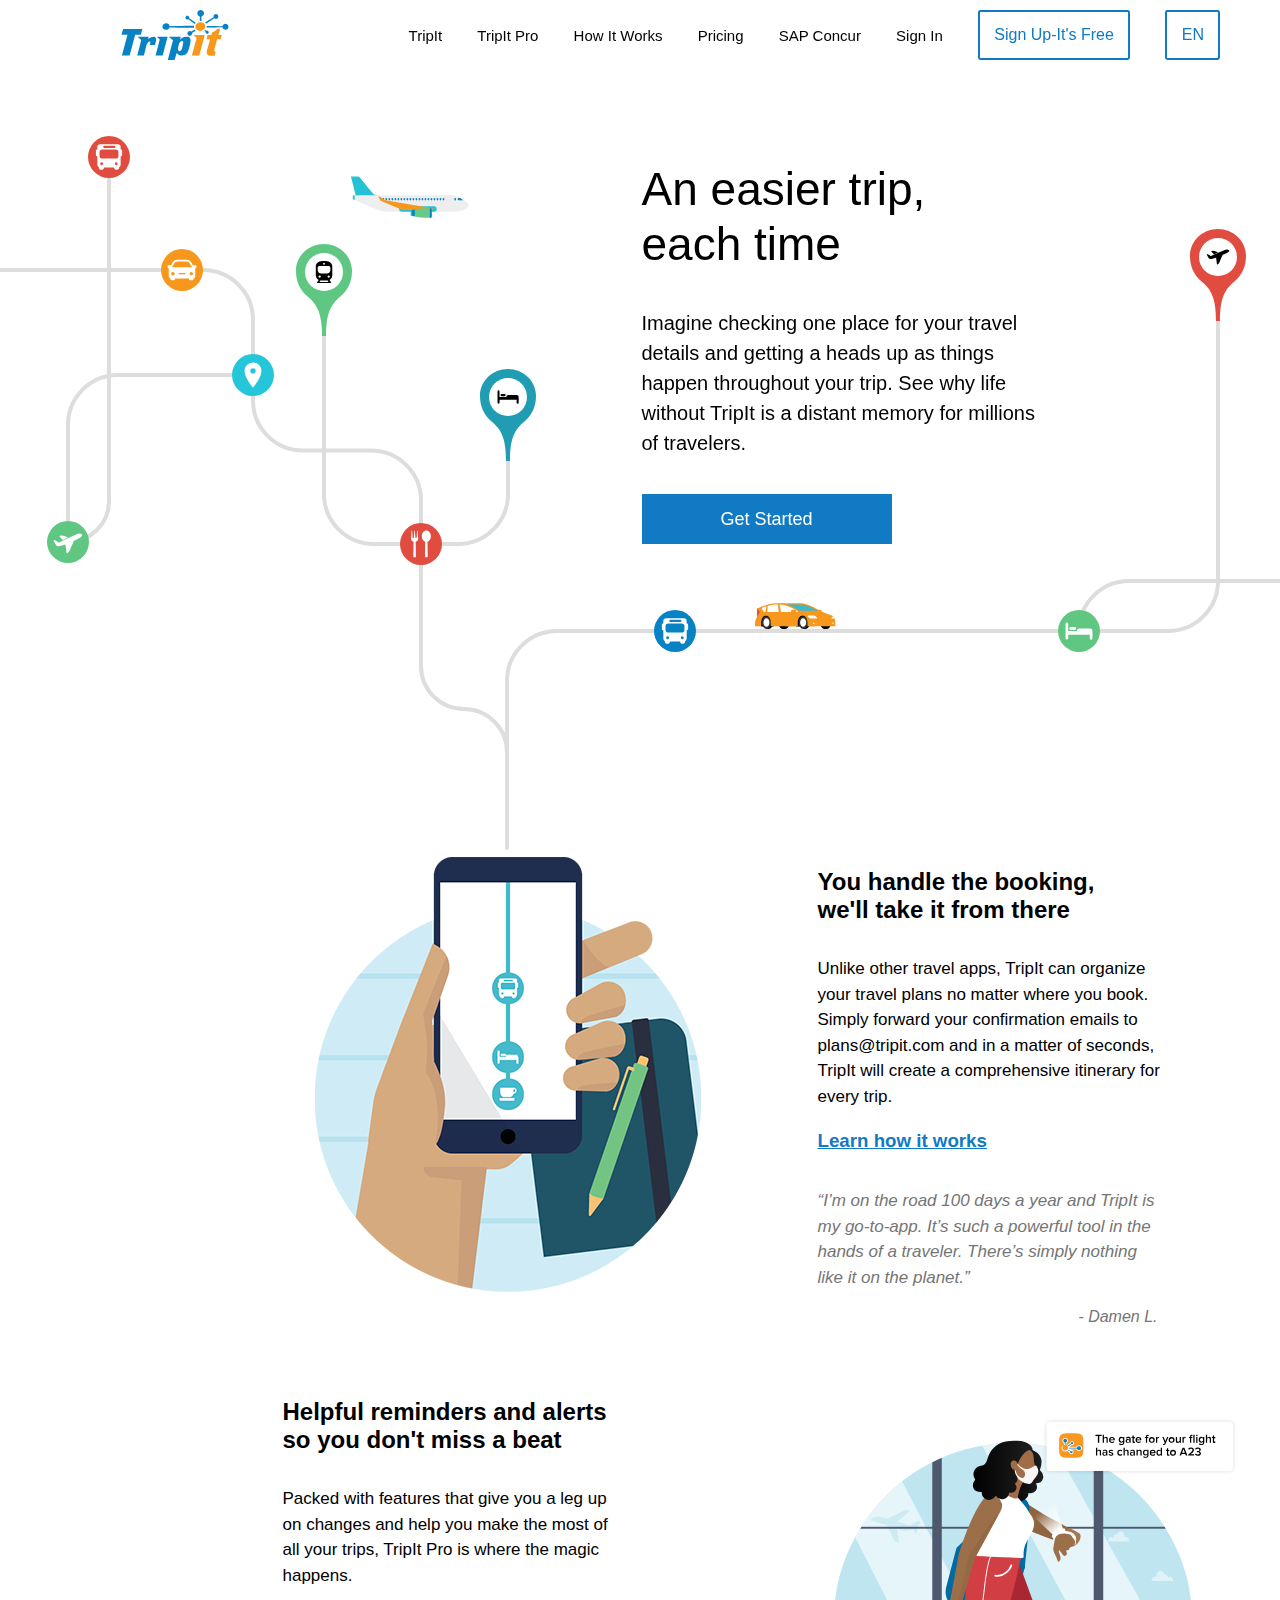
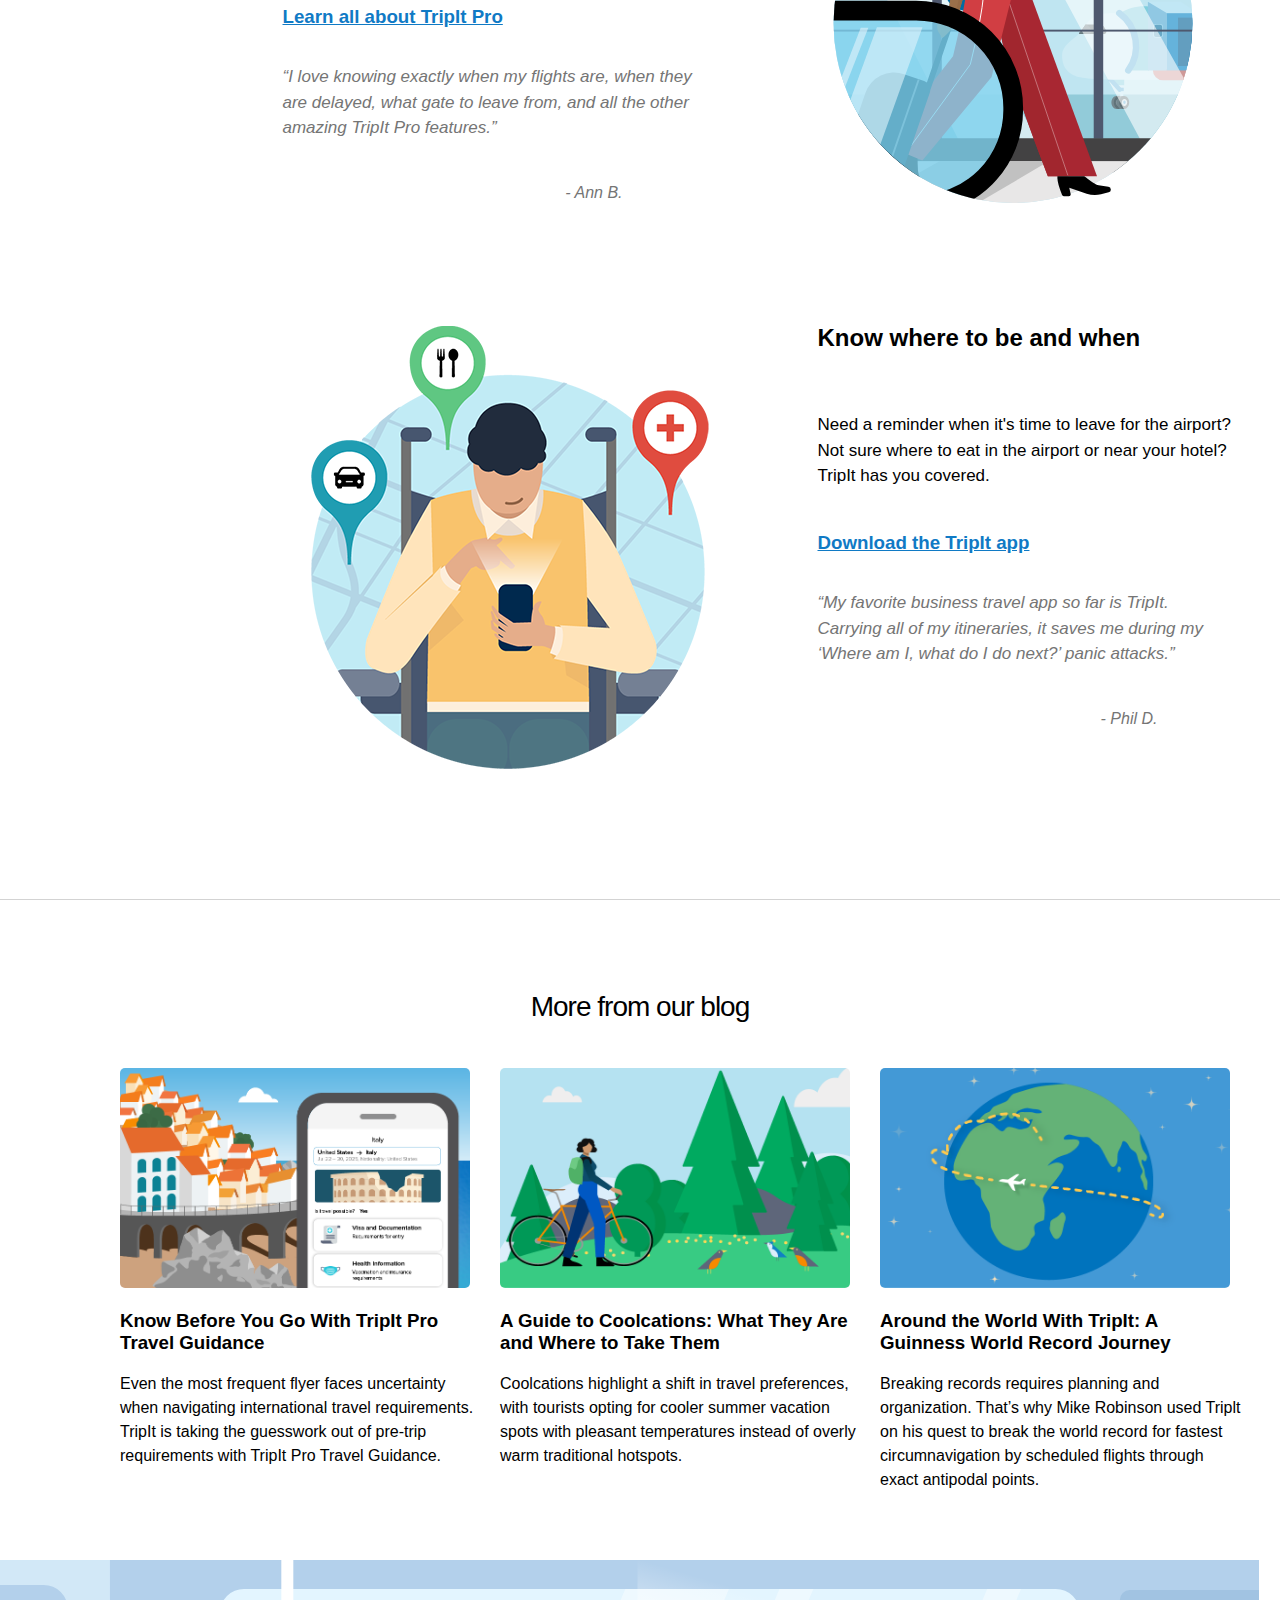
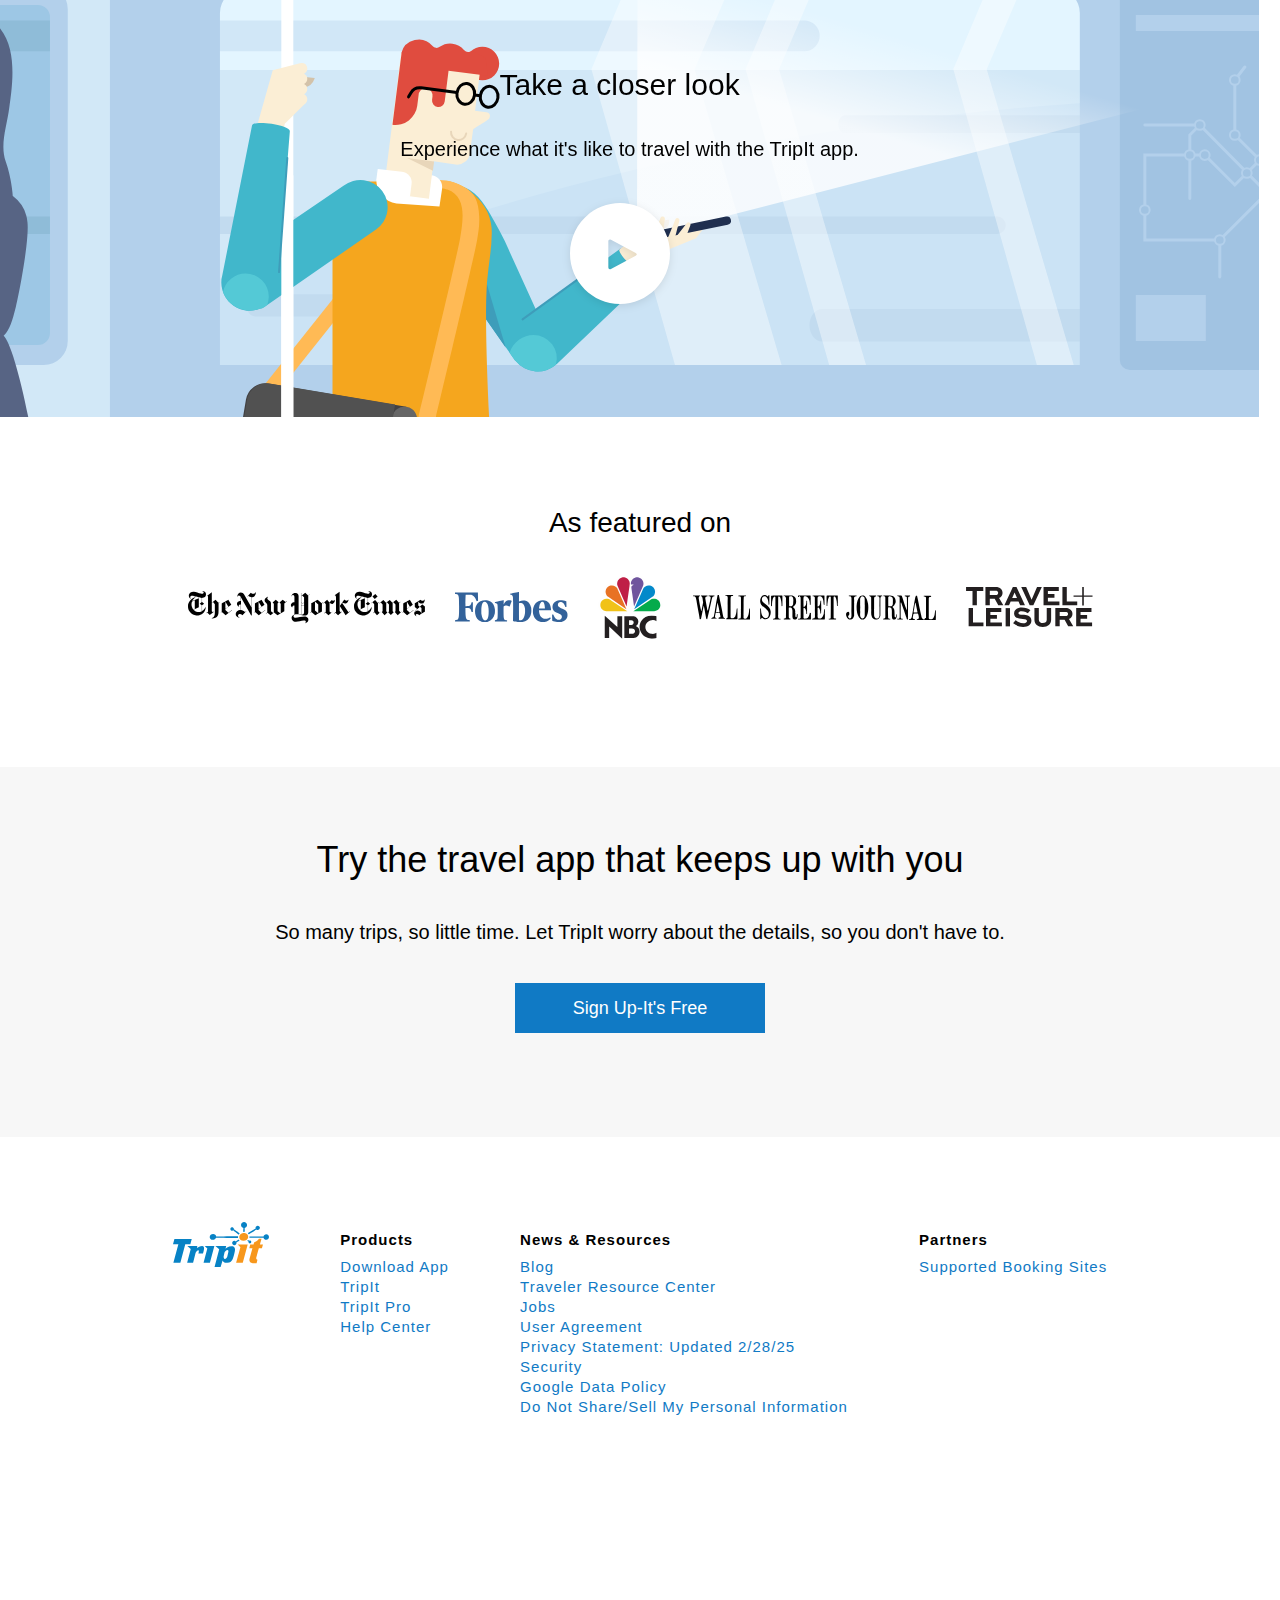
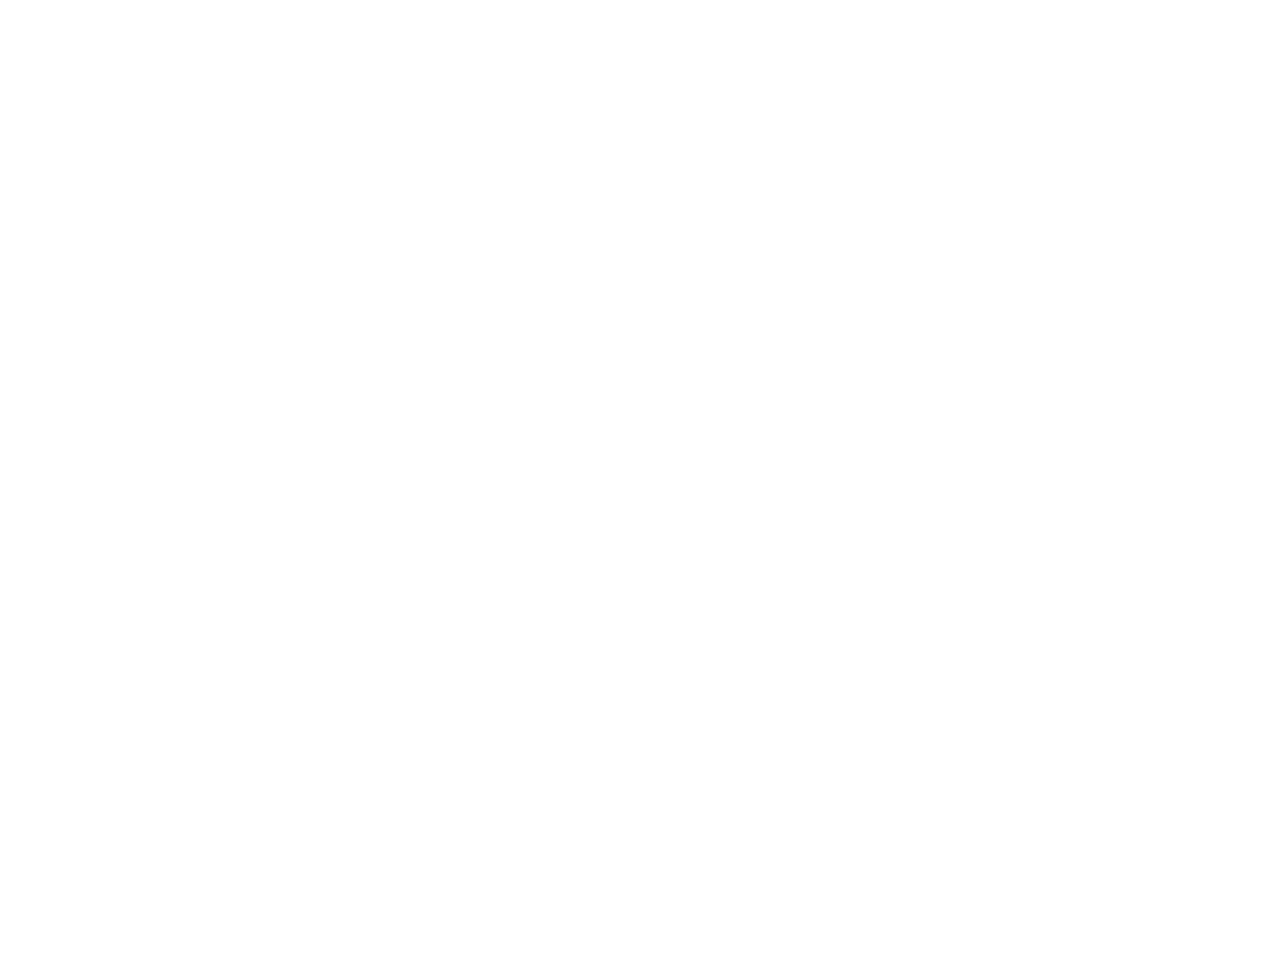
<file: tripit/assets/tripit.html>
<!DOCTYPE html>
 <html lang="en">
 <head>
    <meta charset="UTF-8">
    <meta name="viewport" content="width=device-width, initial-scale=1.0">
    <title>Document</title>
    <link rel="stylesheet" href="./tripit.css">
 </head>
 <body>
    <nav>
        <div>
       <img src="./logo-tripit.svg" alt=""></div>
        <div id="h"> <ol>
            <li>TripIt</li>
 <li>TripIt Pro</li>
 <li>How It Works</li>
 <li>Pricing</li>
<li> SAP Concur</li>
<li> Sign In</li>
<li><button>Sign Up-It's Free</button></li>
 <li><button>EN</button></li>
        </ol>
        </div>
    </nav>
    <main><br><br><br><br><br>
        <aside><br><br><br><br><br><br><br><br>
        <article><div><h1>An easier trip,<br>
each time</h1></div><br><br>
        <div><p>Imagine checking one place for your travel details and getting a heads up as things happen throughout your trip. See why life without TripIt is a distant memory for millions of travelers.</p></div><br>
    <br><div id="m"><button>Get Started</button></section></div>
    </article>
    
    </aside>
     </main>
     <section id="sec1">
    <aside>
        <div><img src="./tripit-homepage-phone.png" alt=""></div>
        <div><br><h2>You handle the booking,<br> we'll take it from there</h2><br>
        <p class="p1">Unlike other travel apps, TripIt can organize <br>your travel plans no matter where you book. <br> Simply forward your confirmation emails to <br>plans@tripit.com and in a matter of seconds, <br> TripIt will create a comprehensive itinerary for <br> every trip.</p>
    <br><br><br>
        <h3>Learn how it works</h3><br><br>
        <p class="p2">“I’m on the road 100 days a year and TripIt is <br>my go-to-app. It’s such a powerful tool in the <br> hands of a traveler. There’s simply nothing  <br>like it on the planet.”</p>
        <p class="d1">- Damen L.</p>
    </div>
    </aside><br><br><br><br>
    <aside>
        <div>
    <h2>Helpful reminders and alerts <br> so you don't miss a beat</h2><br>
    <p class="p1">Packed with features that give you a leg up <br> on changes and help you make the most of  <br>all your trips, TripIt Pro is where the magic <br> happens.</p>

<h3>Learn all about TripIt Pro</h3> <br><br>
<p class="p2">“I love knowing exactly when my flights are, when they are delayed, what gate to leave from, and all the other amazing TripIt Pro features.”</p>   
<p class="d1">- Ann B.</p>
</div>
<div><img src="./illu-homepage-gate-us-covid.svg" alt=""></div>
</aside><br><br><br><br>
<aside>
    <div><img src="./tripit-homepage-nearby.png" alt=""></div>
    <div>
        <h2>Know where to be and when</h2><br>
        <p class="p1">Need a reminder when it's time to leave for the airport? Not sure where to eat in the airport or near your hotel? TripIt has you covered.</p>
    <h3>Download the TripIt app</h3><br><br>
    <p class="p2">“My favorite business travel app so far is TripIt. Carrying all of my itineraries, it saves me during my ‘Where am I, what do I do next?’ panic attacks.”</p>
<p class="d1">- Phil D.</p>    
</div>
</aside>
    </section>
    <section id="sec2"><br><br><br><br><br>
<h2>More from our blog</h2><br><br><br>
<aside>
<div><img src="./travel_guidance.png" alt=""><br><br>
    <h3>Know Before You Go With TripIt Pro <br>Travel Guidance</h3><br>
    <p>Even the most frequent flyer faces uncertainty <br>when navigating international travel requirements. <br>TripIt is taking the guesswork out of pre-trip <br>requirements with TripIt Pro Travel Guidance.</p>
</div>
<div><img src="./coolcations.png" alt=""><br><br>
<h3>A Guide to Coolcations: What They Are <br> and Where to Take Them</h3><br>
<p>Coolcations highlight a shift in travel preferences,<br> with tourists opting for cooler summer vacation <br> spots with pleasant temperatures instead of overly <br> warm traditional hotspots.</p>
</div>
<div><img src="./guinness_world_record.png" alt=""><br><br>
<h3>Around the World With TripIt: A <br>Guinness World Record Journey</h3><br>
<p>Breaking records requires planning and <br> organization. That’s why Mike Robinson used Triplt <br> on his quest to break the world record for fastest <br> circumnavigation by scheduled flights through <br> exact antipodal points.</p>
</div>
</aside>
    </section>
    <section id="sec3">
    <br><br><br><br><br><br>
        <h2>Take a closer look</h2><br><br>
        <p>Experience what it's like to travel with the TripIt app.</p>
        <!-- <img src="./btn-play.svg" alt="" id="i2"> -->
         <br><br>
    <span><img src="./btn-play.svg" alt=""></span>
    </section>
    <section id="sec4">
        <br><br><br><br><br>
        <h1><center>As featured on</center></h1>
        <br><br>
        <div>
        <img src="./thenewyorktimes.svg" alt="">
        <img src="./forbes.svg" alt="">
        <img src="./cnet.svg" alt="">
        <img src="./wallstreetjournal.svg" alt="">
        <img src="./mashable.svg" alt="">
</div>
    </section>
    <section id="sec5">
        <aside align="center"> <br><br><br><br>
        <h1>Try the travel app that keeps up with you</h1><br><br>
        <p>So many trips, so little time. Let TripIt worry about the details, so you don't have to.</p><br><br>
<div><button>Sign Up-It's Free</button></div>
</aside>
    </section>
    <footer>
        <aside>
            <div><img src="./logo-tripit.svg" alt=""></div>
            <div><ol>
                <li ><b>Products</b></li>
                <li>Download App <br>
TripIt <br>
TripIt Pro <br>
Help Center</li>
            </ol></div>
            <div><ol>
                <li><b>News & Resources</b></li>
                <li>Blog <br>
Traveler Resource Center  <br>
Jobs <br>
User Agreement <br>
Privacy Statement: Updated 2/28/25 <br>
Security <br>
Google Data Policy <br>
Do Not Share/Sell My Personal Information</li>
            </ol></div>
            <div><ol><li><b>Partners</b></li>
            <li>Supported Booking Sites</li></ol></div>
            </aside>
    </footer>
    <br><br><br><br><br><br><br><br><br><br><br><br><br><br><br><br><br><br><br><br><br><br><br><br><br><br><br><br><br><br><br><br><br><br><br><br><br><br><br><br><br><br><br><br><br><br><br><br><br><br>
 </body>
 </html>
</file>
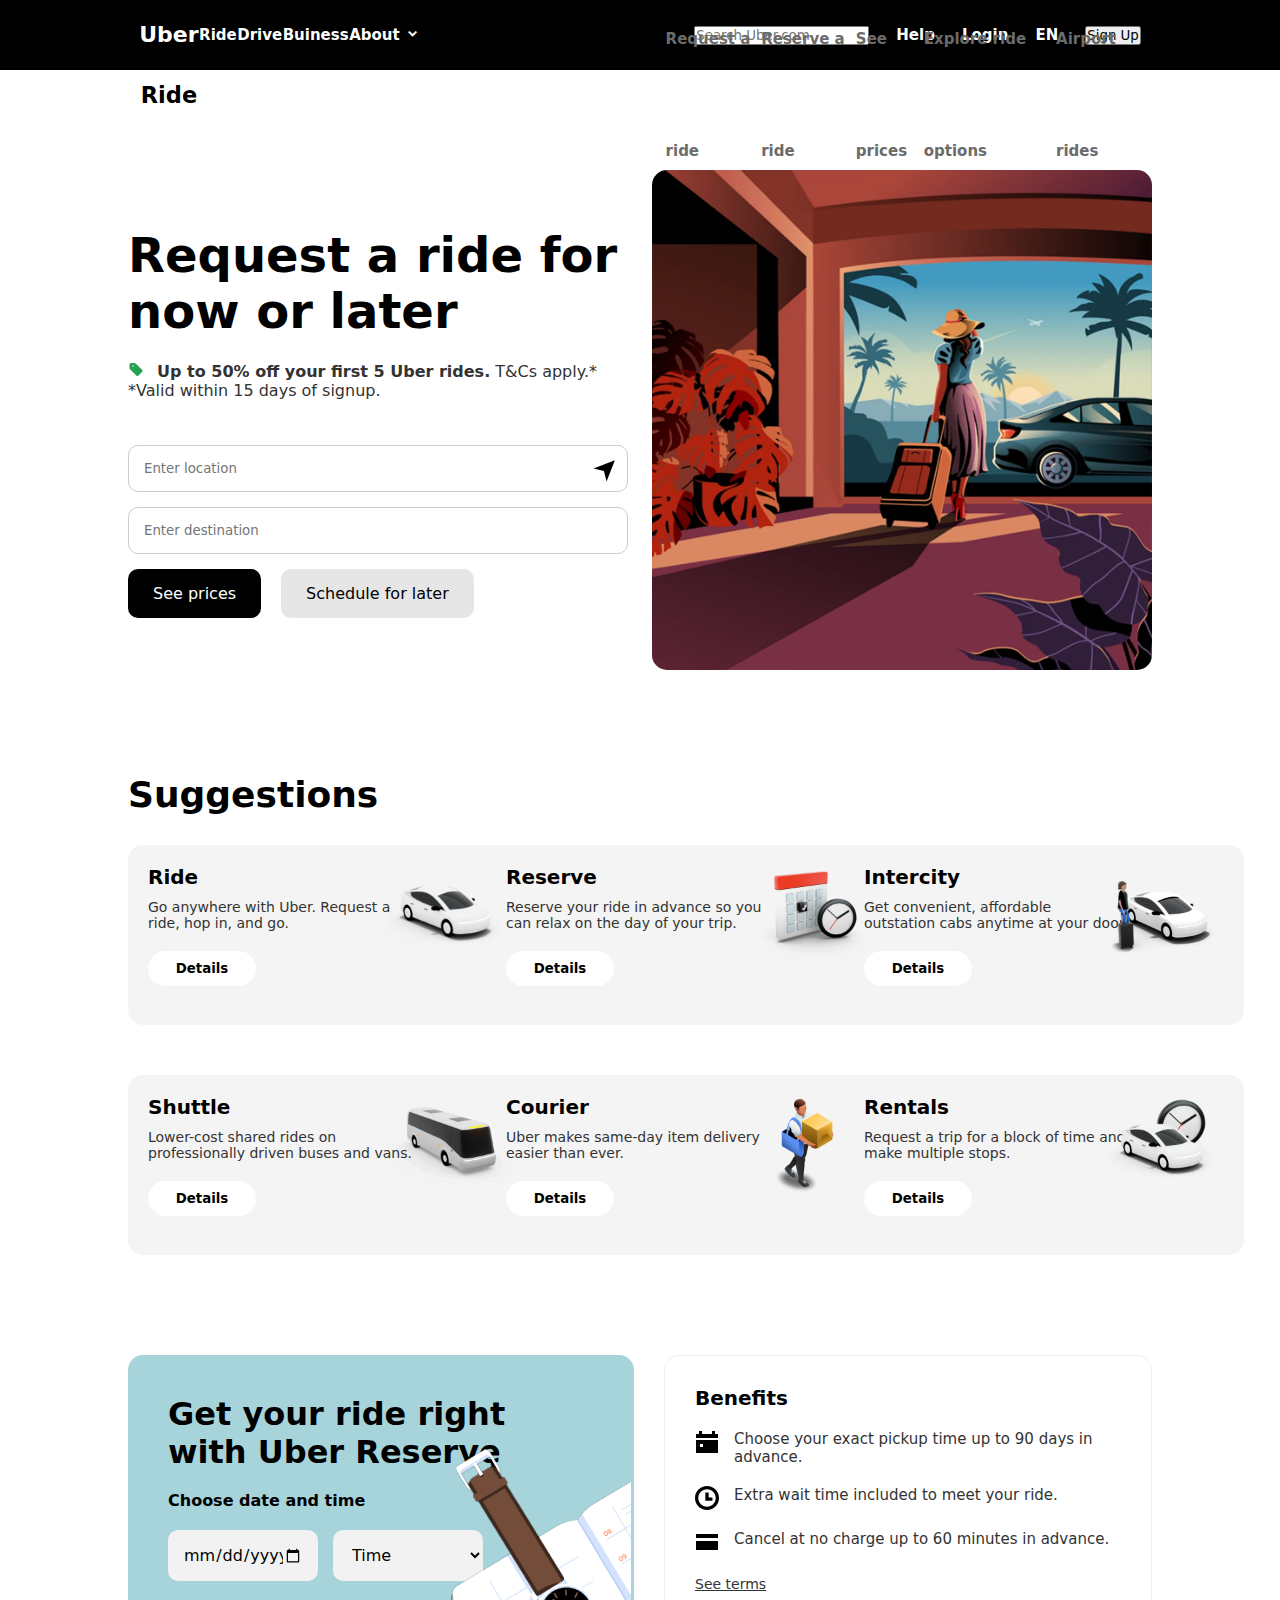
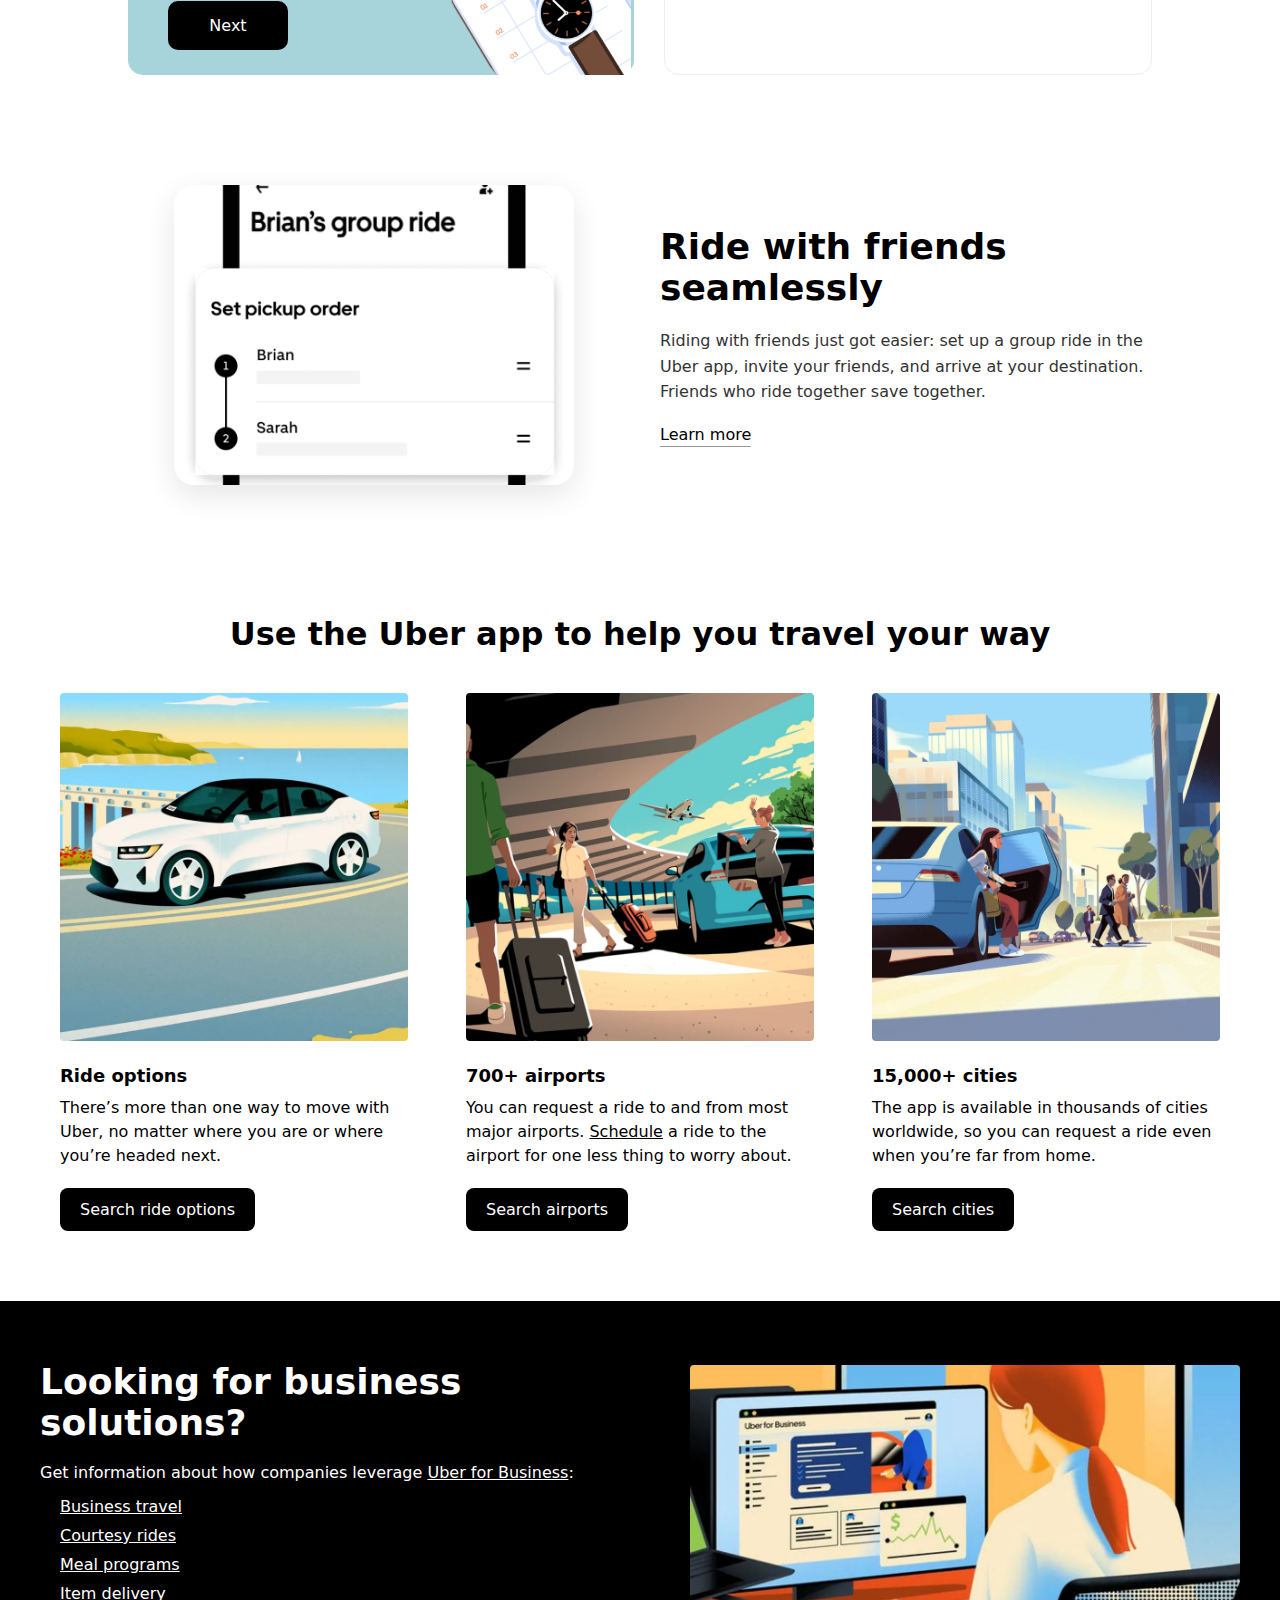
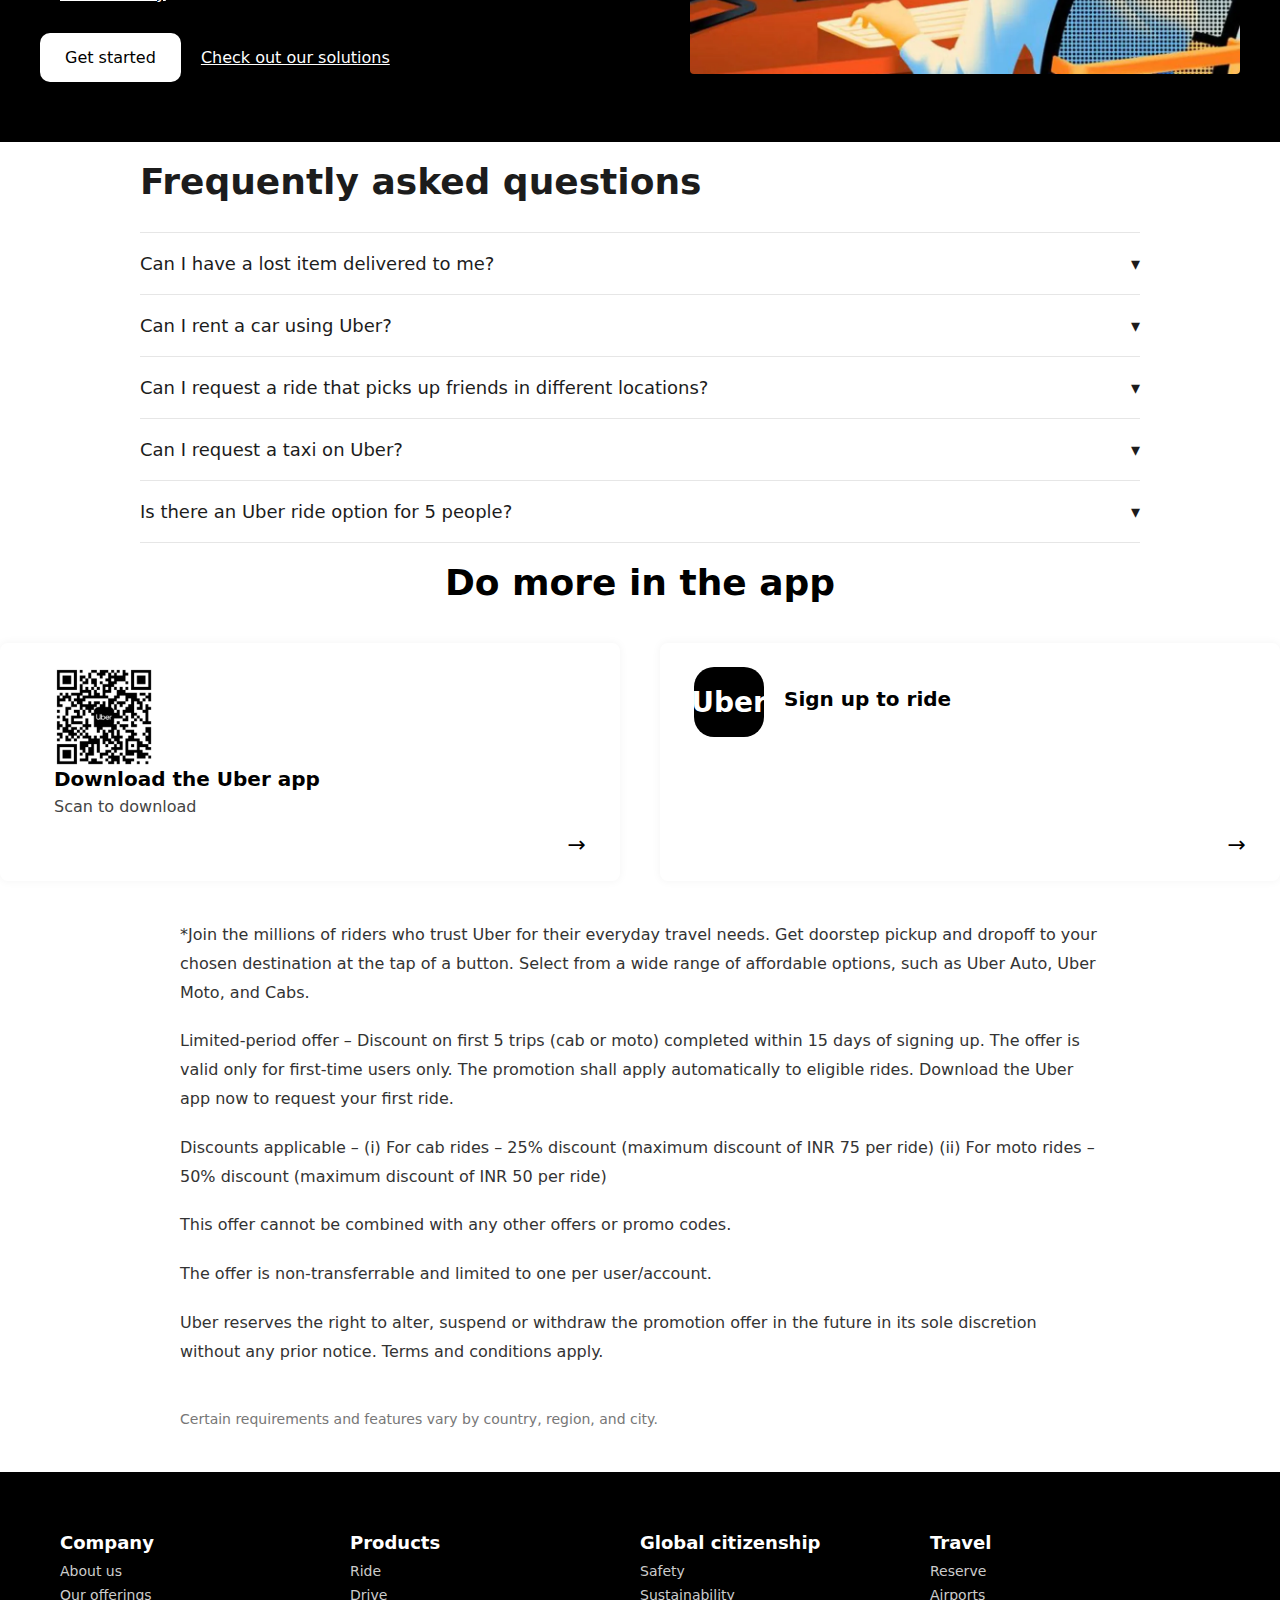
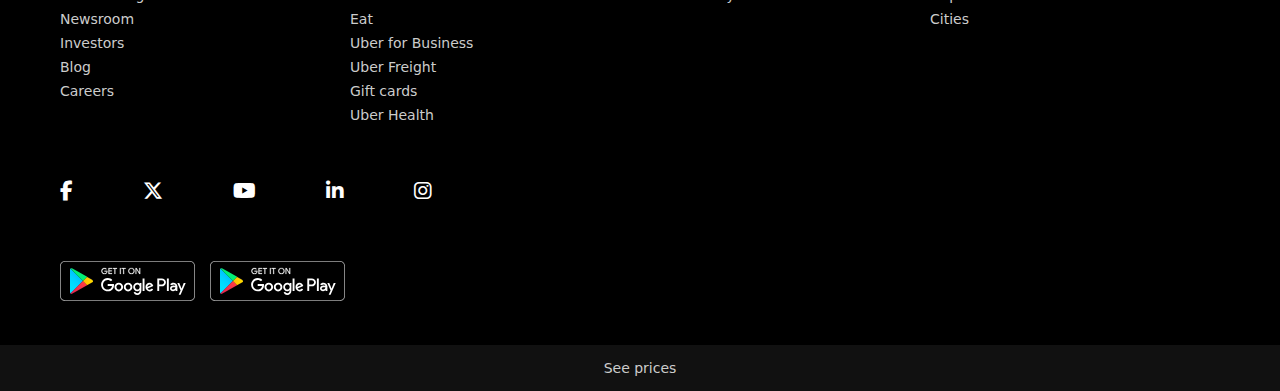
<file: uber/assets/uber.html>
<!DOCTYPE html>
 <html lang="en">
 <head>
    <meta charset="UTF-8">
    <meta name="viewport" content="width=device-width, initial-scale=1.0">
    <title>Document</title>
    <link href='https://unpkg.com/boxicons@2.1.4/css/boxicons.min.css' rel='stylesheet'>
 <link rel="stylesheet" href="https://cdnjs.cloudflare.com/ajax/libs/font-awesome/6.7.2/css/all.min.css" integrity="sha512-Evv84Mr4kqVGRNSgIGL/F/aIDqQb7xQ2vcrdIwxfjThSH8CSR7PBEakCr51Ck+w+/U6swU2Im1vVX0SVk9ABhg==" crossorigin="anonymous" referrerpolicy="no-referrer" />
    <link rel="stylesheet" href="./uber.css">
 </head>
 <body>
    <nav>
        <div><ol>
            <li id="u1">Uber</li>
            <li>Ride</li>
            <li>Drive</li>
            <li>Buiness</li>
            <li>About <i class='bx bxs-chevron-down'></i></li>
        </ol></div>
       <div> <ol><li>
        <input type="text" name="" id="" placeholder="Search Uber.com"></li>
        <li>Help</li>
        <li>Login</li>
        <li>EN</li>
       <li> <button>Sign Up</button></li>
        </ol>
        </div>
    </nav>
    <header>
        <div id="d2"><ol><li><h2>Ride</h2></li></ol></div>
        <div><ol><li>Request a ride</li>
        <li>Reserve a ride</li>
        <li>See prices</li>
        <li>Explore ride options</li>
        <li>Airport rides</li></ol></div>
    </header> 
        <section class="sec1">
    <div class="h">
      <h1>Request a ride for now or later</h1>
      <p><svg xmlns="http://www.w3.org/2000/svg" viewBox="0 0 16 16" width="16" height="16" style="fill: #25A154; margin-right: 8px; min-width: 16px; margin-top: 2px;">
      <path d="M1.5 3.5v3.586a1.5 1.5 0 0 0 .44 1.06l6.414 6.414a1.5 1.5 0 0 0 2.121 0l3.586-3.586a1.5 1.5 0 0 0 0-2.121L7.646 2.44a1.5 1.5 0 0 0-1.06-.44H3a1.5 1.5 0 0 0-1.5 1.5Zm3 1a.5.5 0 1 1 1 1 .5.5 0 0 1-1-1Z"></path>
    </svg>
    <strong>Up to 50% off your first 5 Uber rides.</strong> T&Cs apply.*<br>*Valid within 15 days of signup.</p>
      <svg  id="m1" width="1em" height="1em" viewBox="0 0 24 24" fill="none" class="pe-location-fetch css-bOZeEP" role="button" tabindex="0"><title>Navigate right up</title><path d="M10.5 13.5.5 11 21 3l-8 20.5-2.5-10Z" fill="currentColor"></path></svg>
    <input type="text" placeholder="Enter location" />
      <input type="text" placeholder="Enter destination" />
      <div class="buttons">
        <button class="s1">See prices</button>
        <button class="s2">Schedule for later</button>
      </div>
    </div>
    <div class="h2">
      <img src="travel-ilustra.webp" alt="" />
    </div>
  </section>
<section class="sec2">
    <h2>Suggestions</h2>
    <div class="g">
      <div class="c">
        <h3>Ride</h3>
        <p>Go anywhere with Uber. Request a <br>ride, hop in, and go.</p>
        <img src="./ride.png" alt="Ride">
        <button>Details</button>
      </div>
      <div class="c">
        <h3>Reserve</h3>
        <p>Reserve your ride in advance so you <br>can relax on the day of your trip.</p>
        <img src="./reserve_clock.png" alt="Reserve">
        <button>Details</button>
      </div>
      <div class="c">
        <h3>Intercity</h3>
        <p>Get convenient, affordable  <br>outstation cabs anytime at your door.</p>
        <img src="./intercity.png" alt="Intercity">
        <button>Details</button>
      </div>
      <div class="c">
        <h3>Shuttle</h3>
        <p>Lower-cost shared rides on <br> professionally driven buses and vans.</p>
        <img src="./hcv_shuttle.png" alt="Shuttle">
        <button>Details</button>
      </div>
      <div class="c">
        <h3>Courier</h3>
        <p>Uber makes same-day item delivery <br> easier than ever.</p>
        <img src="./Courier.png" alt="Courier">
        <button>Details</button>
      </div>
      <div class="c">
        <h3>Rentals</h3>
        <p>Request a trip for a block of time and  <br>make multiple stops.</p>
        <img src="./Hourly2021.png" alt="Rentals">
        <button>Details</button>
      </div>
    </div>
  </section>
<section class="reserve-section">
    <div class="reserve-box">
      <h2>Get your ride right <br> with Uber Reserve</h2>
      <p>Choose date and time</p>
      <div class="input-group">
        <input type="date" />
        <select>
          <option>Time</option>
          <option>08:00 AM</option>
          <option>09:00 AM</option>
          <option>10:00 AM</option>
        </select>
      </div>
      <button class="next-button">Next</button>
      <img src="./image-9.png" alt="Watch" class="watch-image">
    </div>
    <div class="benefits-box">
      <h3>Benefits</h3>
      <div class="benefit">
        <img src="./calendar-filled (1).svg" alt="">
        <div class="benefit-text">Choose your exact pickup time up to 90 days in advance.</div>
      </div>
      <div class="benefit">
        <img src="./anytime.svg" alt="">
        <div class="benefit-text">Extra wait time included to meet your ride.</div>
      </div>
      <div class="benefit">
        <img src="./credit_card-filled.svg" alt="">
        <div class="benefit-text">Cancel at no charge up to 60 minutes in advance.</div>
      </div>
      <span class="see-terms">See terms</span>
    </div>
  </section>
  <section class="group-ride">
    <div class="group-left">
     <div class="cardd">
        <!-- <h3>Set pickup order</h3> -->
         <div class="pickup-item"> 
          <!-- <div class="circle">1</div> -->
          <!-- <div class="name">Brian</div> -->
          <!-- <div class="bar"></div> -->
         </div> 
         <div class="pickup-item"> 
          <!-- <div class="circle">2</div> -->
          <!-- <div class="name">Sarah</div> -->
          <!-- <div class="bar"></div> -->
         </div> 
      </div> 
    </div>
    <div class="groupright">
      <h2>Ride with friends seamlessly</h2>
      <p>
        Riding with friends just got easier: set up a group ride in the Uber app, invite your friends,
        and arrive at your destination. Friends who ride together save together.
      </p>
      <a href="#">Learn more</a>
    </div>
  </section>
   <section class="travel-section">
    <h2>Use the Uber app to help you travel your way</h2>
    <div class="cards-container">
      <div class="card2">
        <img src="./U_CoastalCalifornia_White_Final-(1).webp" alt="Ride options" />
        <h3>Ride options</h3>
        <p>
          There’s more than one way to move with Uber, no matter where you are or where you’re headed next.
        </p>
        <button>Search ride options</button>
      </div>
      <div class="card2">
        <img src="./Airport-rides.webp" alt="Airports" />
        <h3>700+ airports</h3>
        <p>
          You can request a ride to and from most major airports. <a href="#">Schedule</a> a ride to the airport for one less thing to worry about.
        </p>
        <button>Search airports</button>
      </div>
      <div class="card2">
        <img src="./SS_Commuter.webp" alt="Cities" />
        <h3>15,000+ cities</h3>
        <p>
          The app is available in thousands of cities worldwide, so you can request a ride even when you’re far from home.
        </p>
        <button>Search cities</button>
      </div>
    </div>
  </section>
  <section class="business-section">
    <div class="business-content">
      <div class="text">
        <h2>Looking for business<br>solutions?</h2>
        <p>
          Get information about how companies leverage
          <a href="#">Uber for Business</a>:
        </p>
        <ul>
          <li><a href="#">Business travel</a></li>
          <li><a href="#">Courtesy rides</a></li>
          <li><a href="#">Meal programs</a></li>
          <li><a href="#">Item delivery</a></li>
        </ul>
        <div class="buttons">
          <button class="btn-primary">Get started</button>
          <a href="#" class="btn-link">Check out our solutions</a>
        </div>
      </div>
      <div class="image">
        <img src="./U4B_Spot_U4BWebsite.webp" alt="Uber for Business" />
      </div>
    </div>
  </section><br>
   <div class="faq-container">
    <h2 class="faq-title">Frequently asked questions</h2>
    <details>
      <summary>Can I have a lost item delivered to me?</summary>
      <div class="faq-answer">The Uber app helps provide a delivery solution that can save you a trip across town, whether it’s for a last-minute birthday gift or your forgotten keys. Just choose Package in the Uber app.</div>
    </details>
    <details>
      <summary>Can I rent a car using Uber?</summary>
      <div class="faq-answer">Yes. Find out more about how car rentals work.</div>
    </details>
    <details>
      <summary>Can I request a ride that picks up friends in different locations?</summary>
      <div class="faq-answer">Yes. Set up a group ride in the Uber app, invite your friends, and arrive at your destination together.</div>
    </details>
    <details>
      <summary>Can I request a taxi on Uber?</summary>
      <div class="faq-answer">Uber makes it easy to get a taxi nearby in the cities where Uber Taxi is available. There’s no need to find a cab stand, hail a cab on the street, or even call the local cab company. Instead, you can use the Uber app or website to request a taxi in just a few taps or clicks.
Learn about requesting a taxi.</div>
    </details>
    <details>
      <summary>Is there an Uber ride option for 5 people?</summary>
      <div class="faq-answer">Request UberXL for a van or SUV that fits up to 6 people at an affordable price. It’s perfect for a family trip or a ride to the airport.</div>
    </details>
  </div><br>
  <center><div class="section-title">Do more in the app</div></center>
  <div class="app-section">
    <div class="app-card">
      <div class="card-left">
        <div class="qr"></div>
        <div class="card-text">
            <img src="./Final-Download-Uber-App.webp" alt="">
          <h3>Download the Uber app</h3>
          <span>Scan to download</span>
        </div>
      </div>
      <div class="arrow">→</div>
    </div>
    <div class="app-card">
      <div class="card-left">
        <div class="uber-icon">Uber</div>
        <div class="card-text">
            <!-- <img src="./Rider-App-Icon_iOS (1).svg" alt=""> -->
          <h3>Sign up to ride</h3>
        </div>
      </div>
      <div class="arrow">→</div>
    </div>
  </div>
<div class="terms">
  <p >
    *Join the millions of riders who trust Uber for their everyday travel needs. Get doorstep pickup and dropoff to your chosen destination at the tap of a button. Select from a wide range of affordable options, such as Uber Auto, Uber Moto, and Cabs.
  </p>
  <p>
    Limited-period offer – Discount on first 5 trips (cab or moto) completed within 15 days of signing up. The offer is valid only for first-time users only. The promotion shall apply automatically to eligible rides. Download the Uber app now to request your first ride.
  </p>
  <p>
    Discounts applicable – (i) For cab rides – 25% discount (maximum discount of INR 75 per ride) (ii) For moto rides – 50% discount (maximum discount of INR 50 per ride)
  </p>
  <p>This offer cannot be combined with any other offers or promo codes.</p>
  <p>The offer is non-transferrable and limited to one per user/account.</p>
  <p>
    Uber reserves the right to alter, suspend or withdraw the promotion offer in the future in its sole discretion without any prior notice. Terms and conditions apply.
  </p>
  <p class="note">Certain requirements and features vary by country, region, and city.</p>
</div>
   <footer class="footer">
    <div class="footer-top">
      <div class="footer-column">
        <h4>Company</h4>
        <a href="#">About us</a>
        <a href="#">Our offerings</a>
        <a href="#">Newsroom</a>
        <a href="#">Investors</a>
        <a href="#">Blog</a>
        <a href="#">Careers</a>
      </div>
      <div class="footer-column">
        <h4>Products</h4>
        <a href="#">Ride</a>
        <a href="#">Drive</a>
        <a href="#">Eat</a>
        <a href="#">Uber for Business</a>
        <a href="#">Uber Freight</a>
        <a href="#">Gift cards</a>
        <a href="#">Uber Health</a>
      </div>
      <div class="footer-column">
        <h4>Global citizenship</h4>
        <a href="#">Safety</a>
        <a href="#">Sustainability</a>
      </div>
      <div class="footer-column">
        <h4>Travel</h4>
        <a href="#">Reserve</a>
        <a href="#">Airports</a>
        <a href="#">Cities</a>
      </div>
    </div>
    <div class="footer-socials">
      <i class="fab fa-facebook-f"></i>
      <i class="fab fa-x-twitter"></i>
      <i class="fab fa-youtube"></i>
      <i class="fab fa-linkedin-in"></i>
      <i class="fab fa-instagram"></i>
      <!-- <h3>English</h3> -->
    </div>
    <div class="footer-bottom">
      <div class="footer-apps">
        <img src="./app-store-google-4d63c31a3e.svg" alt="Google Play">
        <img src="./app-store-google-4d63c31a3e.svg" alt="App Store">
      </div>
      <div class="footer-language">
        <span><i class="fas fa-globe"></i> English</span>
        <span><i class="fas fa-map-marker-alt"></i> Hyderabad</span>
      </div>
    </div>
  </footer>
  <div class="footer-legal">
    See prices
  </div>
 </body>
 </html>
</file>
<file: cdnjs/cdnjs.css>
*{
    margin: 0;
    padding: 0;
    box-sizing: border-box;
    font-family: "Ubuntu", sans-serif; 
 }
 nav{
    /* border: 2px solid; */
    height: 75px;
    display: flex;
    justify-content: space-between;
    background-color: #343535;
    color: white;
 }
 nav div{
    width: 50%;
    display: flex;
    justify-content:flex-start; 
    /* font-family: "Ubuntu", sans-serif; */
 }
 ol>li:hover{
     cursor: pointer;
    color: lightgray;
 }
 nav span:hover{
    cursor: pointer;
    /* color: lightgray; */
 }
nav article:hover{
    cursor: pointer;
    fill: lightgray;
 }
 ol >li+li:hover{
    cursor: pointer;
    color: lightgray;
 }
 nav svg{
    /* border: 2px solid; */
    height: 23px;
    width: 50px;
    fill: white;
    transition: 0.3 ease;
    display: flex;
    justify-content: center;
    align-items: center;
    /* gap: 5px; */
 /* padding: 10px; */

 }
 nav article{
    display: flex;
    justify-content: center;
    align-items: center;
 }
 #d1{
    display: flex;
    justify-content: end;
    /* padding: 25px; */
 }
 nav span{
    display: flex;
    justify-content: center;
    align-items: center;
 }
 nav img{
    /* border: 2px solid red; */
    /* padding: 20px; */
    height: 37px;
    width: 200px;
    /* padding: 20px; */
 }
 nav ol{
    list-style: none;
    display: flex;
    justify-content: flex-end;
    gap: 40px;
    font-size: 20px;
    font-weight: 500;
    /* font-family: "Ubuntu", sans-serif; */
    padding: 22px; 
 }
main{
    /* border: 2px solid red; */
    height: 670px;
    width: 100%;
    /* background-size: cover; */
    /* background-image: url("./ass/6da6dfe9adcee0de10efcad20d5b33d7.svg"); */
    /* background-attachment: scroll; */
    /* display: flex;
    justify-content: top;
    align-items: center;
    flex-direction: column;
    gap: 10px; */
    background-color:#454647;
    z-index: 2;
    opacity: 0.9;
 }
 main aside{
    display: flex;
    justify-content: top;
    align-items: center;
    flex-direction: column;
    gap: 10px;
 }
  main h1{
    /* border: 2px solid; */
    width: 800px;
    font-size: 50px;
    font-weight: 500;
    padding: 0px;
    color: white;
  }
  main p{
    /* border: 2px solid; */
    width: 800px;
    font-size: 20px;
    /* font-weight: 300; */
    color: white;
    /* padding: 80px; */
  }
  /* main form{
    height: 80%;
    width: 80%;
  } */
 main input{
    width: 800px;
    height: 45px;
    border: 0;
    padding: 20px;
    border-radius: 4.5px;
    font-size: 20px;
    background-color: #ebebeb;
 }
 main div{
    /* border: 2px solid; */
    width: 750px;
    background-color: white;
    /* height:45px ; */
 }
 main svg{
    height: 40px;
 }
 #d3{
    /* border: 2px solid red; */
    height: 54px;
    width: 100%;
    background-color: #d9643a;
padding: 10px;
 }
 form svg{
    position: relative;
    right: 50px;
    top: 5px;
    font-size: 40px;
    /* font-weight: 200; */
     height: 22px;
    width: 40px;
 }
 main font{
    color: black;
    font-size: 18px;
 }
 #f1{
    font-size: 20px;
    font-weight: 200;
 }
 footer{
    height: 300px;
    /* border: 2px solid red; */
    width: 100%;
    display: flex;
    justify-content: center;
    align-items: center;
    background-color: #343535;
    color: white;
 }
 footer aside{
    /* border: 2px solid green; */
    height: 300px;
    width: 85%;
    display: flex;
    justify-content: space-between;
    align-items: flex-start;
    gap: 100px;
}
footer ol{
    list-style: none;
    line-height: 30px;
    font-size: 15px;
    letter-spacing: 1px;
    font-weight: 500;
}
footer ol>li{
    color: gray;
    text-transform: uppercase;
}
footer ol>li+li{
    color: white;
    text-transform: capitalize;
}
footer img{
    /* border: 2px solid red ; */
    height: 60px;
    width: 200px;
    /* padding-top: -10%; */
}
 footer svg{ 
    height: 22px;
    width: 40px;
    fill: white;
    transition: 0.3 ease;
    display: flex;
    justify-content: center;
    align-items: center;
    /* line-height: 10px; */
    letter-spacing: 10px;
 }
 footer article{
    /* border: 2px solid red; */
    display: flex;
    justify-content: center;
    align-items: center;
    font-size: 18px;
    padding-right: 35px;
 }
 footer i{
    /* border: 2px solid orange; */
    display: flex;
    justify-content: flex-end;
    align-items: end;
    height: 20px;
    width: 48px;
    padding-left: 10px;
    font-size: 23px;
 }
 footer ol>li+li:hover{
    color: #d9643a;
}
footer img,svg,i{
    cursor: pointer;
}
 .svg-background {
   /* background: transparent; */
  position: fixed;
  top: 0;
  left: 0;
  width: 100%;
  height: 90%;
    z-index: 8;    
  overflow: hidden;
  opacity: 0.9;
}
.svg-background svg {
  width: 100%;
  height: 100%;
  display: block;
}
</file>
<file: ola/ola.css>
*{
    padding: 0%;
    margin: 0%;
    box-sizing: border-box;
}
nav{
    border: 2px solid black;
    height: 70px;
    background-color: black;
    display: flex;
    justify-content: space-around;
    color: white;
 }
 nav div{
    /* border: 2px solid red; */
    width: 30%;
    display: flex;
    align-items: center;
 }
 nav svg{
    /* border: 2px solid green; */
    height: 35px;
    fill: white;
 }
 nav ol{
    list-style: none;
    display: flex;
    justify-content: space-evenly;
    width: 100%;
 }
 nav div{
    /* border: 2px solid yellow; */
    width: 10%;
 }
 nav div+div{
    width: 25%;
 }
 nav li{
    font-size: 15px;
    font-weight: 400;
 }
 #m{

     /* border: 2px solid yellow; */
     position: relative;
     right: 20%;
     
 }
 #b1{
    background-color:#454647;
    /* background-color: #000; */
    color: white;
    height: 40px;
    width: 120px;
    border: none;
    font-weight: 600;
 }
 #b2{
     background-color:white;
    color:black;
    font-weight: 600;
    height: 40px;
    width: 120px;
    border: none;
 }
 #i1{
    /* border: 2px solid yellow; */
    /* padding-bottom: 20%; */
    padding-bottom: 10px;
    align-content: center;
 }
 #sec1{
    /* border: 2px solid red; */
    height: 350px;
    width: auto;
    /* position: relative; */

 }
 #sec1 img{
    height: 300px;
    width: 100%;
    clip-path: polygon(0 0, 100% 0, 100% 80%, 0% 100%);
 }
 #sec2{
    /* border: 2px solid green; */
    height: 350px;
    width: 70%;
    position: absolute;
    left: 15%;
    top: 33%;
 }
 #sec2 div{
    display: flex;
    justify-content: space-evenly;
    width: 400px;
    height: 40px;
    color: black;
    background-color: white;
 }
 #sec2 ol{
    /* border: 2px solid; */
    list-style-type: none;
    display: flex;
    justify-content: space-evenly;
    align-items: center;
    gap: 20px;
    width: 400px;
 }
 #sec2 article{
    /* border: 2px solid gray; */
    height: 100px;
    width: 900px;
    background-color: #F2F4F6;
 }
 #sec2 button{
    position: relative;
    top: 25px;
    height: 40px;
    width: 250px;
    background-color: white;
    border: 1px solid grey;
 }
 #sec2 aside{
    height:170px ;
    width: 900px;
    /* border: 2px solid; */
 }
 #sec2 aside img{
    height: 170px;
    width: 100%;
 }
 header{
    /* border: 2px solid yellow; */
    height: 510px;
    position: relative;
 }
 #sec3{
    height: 700px;
    /* border: 2px solid red; */
 }
 .s {
      text-align: center;
      padding: 60px 20px;
      background: white;
    }
    .s h2 {
      font-size: 50px;
      margin-bottom: 50px;
      text-shadow: 1px 1px #8bc34a;
    }
    .sb {
      display: flex;
      justify-content: center;
      gap: 60px;
      flex-wrap: wrap;
    }
    .st {
      max-width: 220px;
    }
    .st img {
      height: 85px;
      margin-bottom: 20px;
    }
    .st h3 {
      font-size: 35px;
      margin-bottom: 10px;
    }
    .st p {
      font-size: 16px;
      color: #555;
    }
    #sec4{
        height: 500px;
        /* border: 2px solid red; */
    }
      .container {
  max-width: 1200px;
  margin: 40px auto;
  padding: 0 20px;
  text-align: center;
}
h1 {
  font-size: 40px;
  font-weight: 700;
  margin-bottom: 50px;
}
h1 span {
  color: black;
  text-shadow: 1px 1px 0 #64c832;
}
.cards {
  display: flex;
  justify-content: space-between;
  flex-wrap: wrap;
  gap: 30px;
}
.card {
  background: #f3f8ec;
  padding: 30px;
  border-radius: 10px;
  flex: 1;
  min-width: 280px;
  max-width: 370px;
  text-align: left;
  box-shadow: 0 2px 5px rgba(0,0,0,0.05);
}
.card img {
    /* height: 400px; */
  width: 100%;
  max-width: 200px;
  display: block;
  margin: 0 auto 20px;
}
.card h2 {
  font-size: 20px;
  margin-bottom: 10px;
}
.card p {
  font-size: 16px;
  line-height: 1.6;
}
strong {
  color: #000;
}
.ola-innovation {
  display: flex;
  align-items: center;
  justify-content: center;
  gap: 60px;
  padding: 60px 40px;
  flex-wrap: wrap;
}
.left {
  flex: 1;
  min-width: 300px;
  text-align: center;
}
.left .highlight-text {
  font-size: 20px;
  font-weight: 500;
  margin-bottom: 20px;
}
.left span {
  color: #4bc20d;
  font-weight: 600;
}
.left img {
  max-width: 300px;
  width: 100%;
}
.right {
  flex: 1;
  min-width: 320px;
}
.right h1 {
  font-size: 38px;
  font-weight: 700;
  margin-bottom: 40px;
  text-shadow: 1px 1px 0 #64c832;
}
.info-block {
  display: flex;
  align-items: flex-start;
  margin-bottom: 30px;
}
.line {
  width: 4px;
  height: 60px;
  background-color: #1fa732;
  margin-right: 15px;
  margin-top: 5px;
}
.text h3 {
  margin: 0;
  font-size: 18px;
  font-weight: 600;
}
.text p {
  margin-top: 5px;
  font-size: 16px;
  line-height: 1.5;
}
h1, h2 {
  font-weight: 700;
  color: #000;
}
a {
  color: #10b759;
  text-decoration: none;
  font-weight: 600;
}
section {
  padding: 60px 40px;
}
#sec5{
    height: 600px;
    /* border: 2px solid red; */
}
#sec6{
    height: 1050px;
    /* border: 2px solid red; */
}
.postpaid-section {
  display: flex;
  align-items: center;
  gap: 60px;
  flex-wrap: wrap;
  background: #f5faef;
  /* border: 2px solid green; */
  /* transform: skewY(2deg);
      padding: 152px 0; */
}
.postpaid-left h1 {
  font-size: 36px;
  text-shadow: 1px 1px 0 #64c832;
}
.postpaid-left img {
  max-width: 500px;
  width: 100%;
  margin-top: 20px;
}
.postpaid-right .tag {
  font-size: 18px;
  margin-bottom: 10px;
}
.badge {
  background: #d8f5cf;
  color: #1a9e3b;
  padding: 4px 10px;
  border-radius: 4px;
  font-size: 14px;
  margin-left: 10px;
}
.postpaid-right h2 {
  font-size: 22px;
  margin-bottom: 30px;
}
.features {
  display: flex;
  gap: 30px;
}
.feature {
  text-align: center;
}
.feature img {
  width: 40px;
  margin-bottom: 10px;
}
.insurance-section {
  background: #f5faef;
  display: flex;
  justify-content: space-between;
  flex-wrap: wrap;
  gap: 40px;
}
.insurance-left {
  flex: 1;
}
.insurance-left .title {
  font-size: 20px;
  margin-bottom: 10px;
}
.insurance-left h2 {
  font-size: 24px;
  margin-bottom: 20px;
}
/* .insurance-right {
    border: 2px solid; 
  flex: 2;
  display: flex;
  align-items: flex-start;
  gap: 20px;
  flex-wrap: wrap;
  width: 500px;
}
.insurance-right .card {
    border: 2px solid;
  /* width: 0px;
  height: 30px; */
  /* text-align: center; */
/* }*/ 
.insurance-right{
    display: flex;
    justify-content: space-evenly;
}
.more{
    /* border: 2px solid; */
    height: 70px;
    position: relative;
    top: 85%;
    right: 10%;
}
.insurance-right .card img {
    /* border: 2px solid; */
  width: 200px;
height: 200px;
  border-radius: 4px;
  margin-bottom: 10px;
  padding-top: 10px;
}
.insurance-right .more {
  padding-top: 40px;
}
.impact-section {
  background: #fff;
  text-align: center;
}
.impact-section h2 {
  font-size: 32px;
  margin-bottom: 20px;
  text-shadow: 1px 1px 0 #64c832;
}
.impact-section h3{
    /* border: 2px solid; */
    color:green;
    font-weight: 600;
    text-align: left;
    width: 400px;
    position: relative;
    left: 19%;
}
.description {
  font-size: 16px;
  max-width: 800px;
  margin: 0 auto 40px;
}

.statss {
    /* border: 2px solid; */
  display: flex;
  justify-content: center;
  gap: 80px;
  margin-bottom: 40px;
  width: 500px;
  position: relative;
  left: 50%;
}
#b4{
    /* border: 2px solid yellow; */
    height: 200px;
    width: 700px;
    text-align: end;
    display: flex;
    flex-direction: column;
    justify-content: flex-end;
    align-items: flex-end;
    background-color: white;
    color: #000;
    position: relative;
    /* top: 3000%; */
    /* bottom: 200%; */
    top: 100px;
    left: 1%;
}
#n1{
    /* border: 2px solid; */
    font-size: 45px;
    position: relative;
    right: 9%;
}
.description{
    /* border: 2px solid; */
    position: relative;
    left: 18%;
    text-align: justify;
}
.statss div {
  font-size: 18px;
}

.statss strong {
    /* border: 2px solid; */
  font-size: 22px;
  display: block;
  margin-bottom: 5px;
}

.impact-images {
  display: flex;
  justify-content: center;
  flex-wrap: wrap;
  gap: 20px;
}

.impact-images .col {
  display: flex;
  flex-direction: column;
  gap: 20px;
}

.impact-images img {
  width: 550px;
  height: auto;
  border-radius: 6px;
}

.impact-images .main-image {
  width: 320px;
}
 .section-one {
      display: flex;
      flex-wrap: wrap;
      align-items: center;
      justify-content: center;
      padding: 50px 20px;
      background-color: white;
    }

    .section-one .image-box {
      flex: 1;
      min-width: 320px;
      max-width: 500px;
      text-align: center;
    }

    .section-one .image-box img {
      width: 100%;
      max-width: 400px;
    }

    .section-one .text-box {
      flex: 1;
      min-width: 320px;
      max-width: 600px;
      padding: 20px;
    }

    .section-one h1 {
      font-size: 2.5rem;
      color: #000;
      margin-bottom: 20px;
    }

    .section-one p {
      font-size: 1.1rem;
      color: #333;
      line-height: 1.6;
    }

    .section-one .highlight {
      font-weight: bold;
    }

    .section-one .link {
      color: #00b020;
      font-weight: 600;
      text-decoration: none;
      display: inline-block;
      margin-top: 15px;
    }
    #o{
        /* border: 2px solid; */
        height: 20px;
        width: 500px;
        color: #687986;
        position: relative;
        left: 17%;
        bottom: 50px;
    }
     .blog-section {
      background-color: #f6f8f3;
      padding: 60px 20px;
      text-align: center;
    }

    .blog-section h2 {
      font-size: 2.3rem;
      margin-bottom: 40px;
    }

    .blogs {
      display: flex;
      flex-wrap: wrap;
      justify-content: center;
      gap: 30px;
    }

    .blog-card {
      background-color: white;
      max-width: 300px;
      border-radius: 8px;
      overflow: hidden;
      box-shadow: 0 2px 8px rgba(0,0,0,0.1);
      text-align: left;
    }

    .blog-card img {
      width: 100%;
      display: block;
    }

    .blog-card .content {
      padding: 20px;
    }

    .blog-card .content h3 {
      font-size: 1.2rem;
      margin-bottom: 10px;
    }

    .blog-card .content a {
      text-decoration: none;
      color: #00b020;
      font-weight: bold;
    }
     .download-section {
      padding: 60px 20px;
      max-width: 1200px;
      margin: auto;
    }

    .download-section h1 {
      font-size: 2.5rem;
      margin-bottom: 40px;
    }

    .app-cards {
        /* border: 2px solid; */
        width: 800px;
      display: flex;
      flex-wrap: wrap;
      gap: 50px;
    }

    .app-card {
        /* border: 2px soild yellow; */
      flex: 1 1 300px;
      background: #f0f4ee;
      height: 300px;
      width: 100px;
      padding: 30px;
      /* border-radius: 8px; */
      display: flex;
      align-items: center;
      justify-content: space-between;
      transition: box-shadow 0.3s;
    }

    .app-card:hover {
      box-shadow: 0 4px 15px rgba(0,0,0,0.1);
    }

    .app-info {
      display: flex;
      align-items: center;
      gap: 20px;
    }

    .app-info img {
      width: 60px;
      height: 60px;
      border-radius: 12px;
    }

    .app-text h2 {
      margin: 0;
      font-size: 1.3rem;
    }

    .app-text p {
      margin: 5px 0 0;
      font-size: 0.95rem;
      color: #444;
    }

    .arrow {
      font-size: 1.8rem;
    }
     footer {
      background: #f1f3f5;
      padding: 50px 20px 20px;
      font-size: 0.95rem;
    }

    .footer-container {
      max-width: 1200px;
      margin: auto;
      display: flex;
      flex-wrap: wrap;
      justify-content: space-between;
      gap: 40px;
    }

    .footer-logo-social {
      flex: 1 1 200px;
    }

    .footer-logo-social img {
      width: 60px;
      margin-bottom: 10px;
    }

    .social-icons {
      display: flex;
      gap: 15px;
      margin-top: 10px;
    }

    .social-icons img {
      width: 24px;
    }

    .footer-links {
      display: flex;
      flex: 3 1 600px;
      justify-content: space-between;
      flex-wrap: wrap;
    }

    .footer-links ul {
      list-style: none;
      padding: 0;
    }

    .footer-links li {
      margin-bottom: 8px;
    }

    .footer-bottom {
        /* border: 2px solid; */
      text-align: center;
      display: flex;
      justify-content: center;
      gap: 20px;
      border-top: 1px solid #ccc;
      padding-top: 20px;
      margin-top: 30px;
      font-size: 0.85rem;
      color: #666;
    }

    .footer-bottom a {
      color: #666;
      margin: 0 10px;
      text-decoration: none;
    }

    @media(max-width: 768px) {
      .app-cards, .footer-container {
        flex-direction: column;
      }

      .footer-links {
        flex-direction: column;
        gap: 20px;
      }
    }
</file>
<file: tripit/assets/tripit.css>
*{
    margin: 0%;
    padding: 0%;
    box-sizing: border-box;
font-family: "proxima_nova_reg", Arial, sans-serif;
 }
 nav{
    /* border: 2px solid black; */
    height: 70px;
    /* background-color: black; */
    display: flex;
    justify-content: space-around;
    /* color: white; */
    position: sticky;
    top: 0%;
    width: 100%;
    /* background-image: url("./illu-homepage-hero.svg"); */
 }
 nav div{
    /* border: 2px solid red; */
    width: 40%;
    display: flex;
    align-items: center;
 }
 nav ol{
    /* border: 2px solid green; */
    list-style: none;
    display: flex;
    justify-content: space-around;
    align-items: center;
    gap: 15px;
    width: 1700px;
    /* padding: 100px; */
    /* text-align: center; */
 }
  nav div{
    width: 250px;
    /* text-align: center; */
 }
 nav div+div{
    width: 65%;
 }
 nav li{
    font-size: 15px;
    font-weight: 500;
 }
 nav img{
    height: 70px;
    width: 1500px;
    padding: 10px;
 }
 nav button{
    border: 2px solid #107ac5;
    background-color: white;
    color: #107ac5;
    border-radius: 2.4px;
    font-size: 16px;
    padding: 8px 14.4px;
    text-align: center;
    height: 50px;
    width: auto;
 }
 #h ol>li:hover{
   cursor: pointer;
   color: #107ac5;
 }
 #h button:hover{
   cursor: pointer;
background: #107ac5;
border: #107ac5;
color: white;
 }
 
 main{
    /* border: 2px solid; */
    height: 780px;
    width: 1723px;
    position: relative;
    right: 210px;
    background-image: url("./illu-homepage-hero.svg");
 }
 main div{
    /* border: 2px solid; */
    text-align: center;
    height: 300px;
    width: 400px;
    display: flex;
    justify-content: flex-start;
    align-items: center;
    /* height: 50px; */
    /* width: 100px; */
 }
 main article{
    /* border: 2px solid red; */
    display: flex;
    justify-content: flex-end;
    align-items: center;
    flex-direction: column;
    padding: 70px;
    padding-left: 450px;
    height: 300px;
    width: 500px;
 }
 /* main aside{ */
    /* border: 2px solid greenyellow;
    display: flex;
    justify-content: flex-end;
    align-items: end;
    flex-direction: column;
    width: 50%; */
    main aside{
        border: 2px orange;
    display: flex;
    justify-content:center;
    align-items: center;
    flex-direction: column;
    gap: 10px;
 }
 main h1{
    /* border: 2px solid; */
    width: 500px;
    font-size: 46px;
    font-weight: 400;
    padding: 0px;
    letter-spacing: 0;
    text-align: start;
    color: black inherit;
    line-height: 1.2;
    font-family: "ProximaNovaSbold", Arial, sans-serif;
 }
 main p{
    /* border: 2px solid; */
    width: 500px;
    font-size: 20px;
    font-family: "ProximaNovaSbold", Arial, sans-serif;
    text-align: start;
    line-height: 1.5;
    /* font-weight: 300; */
    /* color: white; */
    /* padding: 80px; */
  }
  main button{
    height: 50px;
    width: 250px;
    background-color: #107ac5;
    color: white;
    font-size: 18px;
    border: 0;
    /* padding-right: 20px; */
    /* text-align: center; */
    /* padding-left: 80px; */
  }
#sec1{
    /* border: 2px solid red; */
    height: 1650px;
    width: 100%;
    border-bottom: 1px solid lightgray;
  }
  #sec1 img{
    /* border: 2px solid; */
    width: 450px;
    height: 450px;
  }
  #sec1 aside{
    /* border: 2px solid yellow; */
     width: 1520px; 
    display: flex;
    justify-content: center;
    gap: 85px;
  }
  #sec1 h2{
    /* border: 2px solid green; */
    height: 70px;
    width: 400px;
  }
  
  .p1{
    /* border: 2px solid blueviolet; */
    height: 120px;
    width: 420px;
    font-size: 17px;
    line-height: 1.5;
  }
  #sec1 h3{
    color: #107ac5;
    text-decoration: underline;
  }
  .p2{
    height: 120px;
    width: 420px;
    font-size: 17px;
    line-height: 1.5;
    color: #757575;
    font-style: italic;
  }
  .d1{
     /* border: 2px solid; */
    width: 340px; 
    text-align: end;
    font-style: italic;
    color: #757575;
  }
  #sec2{
    height: 660px;
    /* border: 2px solid blue; */
  }
  #sec2 h2{
    /* border: 2px solid; */
    font-size: 28px;
    font-weight: 500;
    text-align: center;
    line-height: 1.2;
    letter-spacing: -1px;
    
}
#sec2 aside{
    /* border: 2px solid yellow; */
    /* width: 500px; */
    height: 280px;
    display: flex;
    justify-content: center;
    align-items: center;
    gap: 100px;
}
#sec2 div{
    height: 300px;
    width: 280px;
    text-align: center;
}
#sec2 img{
    height: 220px;
    width: 350px;
    border-radius: 5px;
}
#sec2 p{
    /* border: 2px solid; */
    line-height: 24px;
    font-size: 16px;
    width: 380px;
    text-align: left;
}
#sec2 h3{
    /* border: 2px solid; */
    width: 380px;
    text-align: left;
}
#sec3{
    background-image: url("./illu-homepage-video.svg")  ;
    height: 457px;
    width: 114%;
    position: relative;
    right: 200px;
}
#sec3 h2{
    text-align: center;
    /* border: 2px solid; */
    padding-left: 180px;
    font-size: 30px;
    font-weight: 400;
}
#sec3 p{
    /* border: 2px solid; */
    text-align: center;
     padding-left: 200px;
     font-size: 20px;
     font-weight: 200;
}
/* #sec3 img{
border: 2px solid;
height: 400px;
} */
 
#i3{
    width:80% ;
    padding-right: 50px;
}
#li{
   height: 100px;
   width: 100px;
   border: 2px solid brown;
}
span{
   /* border: 2px solid; */
    display: flex;
    justify-content: center;
    padding-bottom: 50px;
    padding-left: 180px;
}
#sec4{
   /* border: 2px solid; */
   height: 350px;
}
#sec4 div{
   /* border: 2px solid red; */
   display: flex;
   justify-content: center;
   /* width: 1000px; */
   align-items: center;
   gap: 30px;
}
#sec4 h1{
  font-size: 28px;
  font-weight: 500;
  font-family:  "ProximaNovaSbold", Arial, sans-serif;
}
#sec5{
   /* border: 2px solid red; */
   height: 370px;
   background-color: #f7f7f7;
   color: black;
   font-size: 16px;
   font-family:"ProximaNovaSbold", Arial, sans-serif ;
}
#sec5 button{ 
height: 50px;
    width: 250px;
    background-color: #107ac5;
    color: white;
    font-size: 18px;
    border: 0;
}
#sec5 aside{
   /* border: 2px solid green; */
   height: 300px;
}
#sec5 h1{
   font-size: 36px;
   font-weight: 400;
   font-family:"ProximaNovaSbold", Arial, sans-serif ;
}
#sec5 p{
   font-size: 20px;
   line-height: 1.5;
}
footer{
    /* border: 2px solid orange; */
    height: 520px;
    display: flex;
    justify-content: center;
    align-items: center;
    /* background-color: black; */
    color: white;
}
footer svg{
    height: 35px;
    fill: white;
}
footer aside{
   /* border: 2px solid red; */
    height: 350px;
    width: 73%;
    display: flex;
    justify-content: space-between;
}
footer ol{
    list-style: none;
    line-height: 35px;
    font-size: 15px;
    letter-spacing: 1px;
    font-weight: 500;
    font-family:"ProximaNovaSbold", Arial, sans-serif  ;
}
footer ol>li{
   color: black;
   font-weight: 400;
}
footer ol>li+li{
   color: #107ac5;
   cursor: pointer;
   line-height: 20px;
}
#sec5 button{
   cursor: pointer;
}
#m{
   cursor: pointer;
}
</file>
<file: uber/assets/uber.css>
*{
    padding: 0%;
    margin: 0%;
    box-sizing: border-box;
    font-family:  UberMove, UberMoveText, system-ui, "Helvetica Neue", Helvetica, Arial, sans-serif;
 }
 nav{
    border: 2px solid black;
    height: 70px;
    background-color: black;
    display: flex;
    justify-content: space-around;
    color: white;
 }
 nav div{
    /* border: 2px solid red; */
    width: 30%;
    display: flex;
    align-items: center;
 }
 nav ol{
    list-style: none;
    display: flex;
    justify-content: space-between;
    width: 100%;
    font-size: 20px;
    font-weight: 400;
    line-height: 112px;
 }
 nav div{
    width: 22%;
 }
 nav div+div{
    width: 35%;
 }
 nav li{
    font-size: 15px;
    font-weight: 600;
 }
 nav li:hover{
    cursor: pointer;
 }
 #u1{
    font-size: 22px;
 }
 header{ 
    /* border: 2px solid black; */
    height: 50px;
    /* background-color: black; */
    display: flex;
    justify-content: space-around;
    /* color: white; */
 }
 header div{
    /* border: 2px solid red; */
    width: 30%;
    display: flex;
    align-items: center;
 }
 header ol{
    list-style: none;
    display: flex;
    justify-content: space-between;
    width: 100%;
    font-size: 30px;
    font-weight: 400;
    line-height: 112px;
 }
 header div{
   /* border: 2px solid palevioletred; */
    width: 19%;
    
 }
 header div+div{
    /* border: 2px solid red; */
    width: 37%;
    color: #6B6B6B;
    cursor: pointer;
 }
 header li{
    font-size: 15px;
    font-weight: 600;
 }
 header li:hover{
    cursor: pointer;
 }
 #d2{
    font-size: 50px;
 }
 .sec1 {
  display: flex;
  flex-wrap: wrap;
  justify-content: space-between;
  padding: 50px 10%;
  align-items: center;
}

.h {
  flex: 1;
  max-width: 500px;
}

.h h1 {
  font-size: 48px;
  margin-bottom: 20px;
}

.h p {
  margin-bottom: 20px;
  color: #333;
}

.h input {
  width: 100%;
  padding: 15px;
  margin-bottom: 15px;
  border: 1px solid #ccc;
  border-radius: 10px;
}

.buttons {
  display: flex;
  gap: 15px;
}

.buttons button {
  padding: 15px 25px;
  font-size: 16px;
  border-radius: 10px;
  border: none;
  cursor: pointer;
}

.s1 {
  background: black;
  color: white;
}

.s2 {
  background: #e6e6e6;
  color: black;
}

.h2 img {
  width: 100%;
  max-width: 500px;
  border-radius: 15px;
}
#m1{
   /* border: 2px solid; */
   float: right;
   position: relative;
   top: 37px;
   right: 10px;
   width: 25px;
   height: 25px;
}
.sec2 {
  padding: 50px 10%;
}

.sec2 h2 {
  font-size: 36px;
  margin-bottom: 30px;
}

.g{
  display: grid;
  grid-template-columns: repeat(auto-fit, minmax(280px, 1fr));
  gap: 50px;
}

.c {
  background: #f4f4f4;
  padding: 20px;
  border-radius: 15px;
  display: flex;
  flex-direction: column;
  justify-content: space-between;
  transition: transform 0.2s ease;
  height: 180px;
  width: 400px;
}

.c:hover {
  transform: scale(1.02);
}

.c h3 {
  font-size: 20px;
  margin-bottom: 10px;
}

.c p {
  font-size: 14px;
  color: #333;
}

.c img {
  width: 120px;
  height: 150px;
  position: relative;
  bottom: 80px;
  align-self: flex-end;
}

.c button {
   width: 30%;
  padding: 10px 20px;
  border: none;
  background: white;
  border-radius: 25px;
  font-weight: bold;
  cursor: pointer;
  position: relative;
  bottom: 100px;
  /* margin-top: 10px; */
}

.c button:hover {
  background: #ddd;
}
.reserve-section {
  display: flex;
  flex-wrap: wrap;
  justify-content: space-between;
  padding: 50px 10%;
  gap: 30px;
}

.reserve-box {
   /* border: 2px solid red; */
  background: #a7d4db;
  flex: 1;
  width: 400px;
  height: 320px;
  padding: 40px;
  border-radius: 15px;
  position: relative;
}

.reserve-box h2 {
  font-size: 32px;
  margin-bottom: 20px;
}

.reserve-box p {
  font-weight: bold;
  margin-bottom: 20px;
}

.input-group {
  display: flex;
  gap: 15px;
  margin-bottom: 20px;
  flex-wrap: wrap;
}

.input-group input,
.input-group select {
  padding: 15px;
  border: none;
  border-radius: 10px;
  background: #f2f2f2;
  width: 150px;
  font-size: 16px;
}

.next-button {
  padding: 15px;
  font-size: 16px;
  background: black;
  color: white;
  border: none;
  border-radius: 10px;
  cursor: pointer;
  width: 120px;
}

.watch-image {
  position: absolute;
  right: 3px;
  bottom: 0;
  width: 180px;
}

.benefits-box {
  flex: 1;
  border: 1px solid #eee;
  background: #fff;
  border-radius: 15px;
  padding: 30px;
}

.benefits-box h3 {
  font-size: 20px;
  margin-bottom: 20px;
}

.benefit {
  display: flex;
  align-items: flex-start;
  gap: 15px;
  margin-bottom: 20px;
}

.benefit span {
  font-size: 20px;
}

.benefit-text {
  font-size: 15px;
  color: #333;
}

.see-terms {
  font-size: 14px;
  color: #333;
  text-decoration: underline;
  cursor: pointer;
  display: inline-block;
}
@media (max-width: 768px) {
  .hero,
  .reserve-section {
    flex-direction: column;
    text-align: center;
  }

  .watch-image {
    display: none;
  }
}
.group-ride {
  display: flex;
  flex-wrap: wrap;
  justify-content: space-between;
  padding: 60px 10%;
  gap: 40px;
  align-items: center;
}


.group-left {
  flex: 1;
  display: flex;
  justify-content: center;
   /* background-image: url('./Assets/landing-stops-group-rides.webp'); replace with actual file name  */
  background-size: cover;
  background-position: center;
  border-radius: 20px;
}

.cardd {
   background-image: url("./landing-stops-group-rides.webp"); 
  background-size: cover;
  background-position: center;
  padding: 30px;
  border-radius: 20px;
  box-shadow: 0 10px 30px rgba(0, 0, 0, 0.1);
  width: 400px;
  height: 300px;
  color: black; /* optional for better readability */
}
.cardd h3 {
  font-size: 18px;
  margin-bottom: 25px;
  font-weight: 600;
}

.pickup-item {
  display: flex;
  align-items: center;
  margin-bottom: 20px;
  position: relative;
}

.circle {
  background: black;
  color: white;
  border-radius: 50%;
  width: 28px;
  height: 28px;
  display: flex;
  align-items: center;
  justify-content: center;
  font-weight: bold;
  margin-right: 15px;
  z-index: 2;
}

.name {
  font-weight: 500;
  flex: 1;
}

.bar {
  width: 40px;
  height: 10px;
  background: #eee;
  border-radius: 10px;
}

.groupright {
  flex: 1;
  max-width: 500px;
}

.groupright h2 {
  font-size: 36px;
  font-weight: bold;
  margin-bottom: 20px;
}

.groupright p {
  font-size: 16px;
  color: #333;
  margin-bottom: 20px;
  line-height: 1.6;
}

.groupright a {
  font-size: 16px;
  color: black;
  text-decoration: none;
  border-bottom: 1px solid #999;
  padding-bottom: 2px;
}

@media (max-width: 768px) {
  .group-ride {
    flex-direction: column;
    text-align: center;
  }

  .group-left,
  .group-right {
    max-width: 100%;
  }

  .cardd {
    width: 100%;
    max-width: 360px;
  }
}
.travel-section {
  max-width: 1200px;
  margin: 50px auto;
  padding: 20px;
  text-align: center;
}

.travel-section h2 {
  font-size: 32px;
  font-weight: bold;
  margin-bottom: 40px;
}

.cards-container {
  display: flex;
  justify-content: space-between;
  flex-wrap: wrap;
  gap: 20px;
}

.card2 {
  width: 30%;
  text-align: left;
}

.card2 img {
  width: 100%;
  border-radius: 4px;
}

.card2 h3 {
  font-size: 18px;
  margin-top: 20px;
  margin-bottom: 10px;
}

.card2 p {
  font-size: 16px;
  margin-bottom: 20px;
  line-height: 1.5;
}

.card2 a {
  text-decoration: underline;
  color: black;
}

.card2 button {
  background-color: black;
  color: white;
  padding: 12px 20px;
  border: none;
  border-radius: 8px;
  font-size: 16px;
  cursor: pointer;
  transition: 0.3s;
}

.card2 button:hover {
  background-color: #333;
}
.business-section {
  background-color: black;
  padding: 60px 40px;
}

.business-content {
  display: flex;
  justify-content: space-between;
  align-items: center;
  max-width: 1200px;
  margin: auto;
  flex-wrap: wrap;
}

.text {
  flex: 1;
  max-width: 600px;
  margin-right: 40px;
}

.text h2 {
  font-size: 36px;
  font-weight: bold;
  margin-bottom: 20px;
  color: white;
}

.text p {
  font-size: 16px;
  margin-bottom: 15px;
  color: white;
}

.text a {
  color: white;
  text-decoration: underline;
}

.text ul {
  list-style-type: disc;
  padding-left: 20px;
  margin-bottom: 30px;
}

.text ul li {
  margin-bottom: 10px;
}

.buttons {
  display: flex;
  align-items: center;
  gap: 20px;
}

.btn-primary {
  background-color: white;
  color: black;
  padding: 12px 20px;
  border: none;
  border-radius: 10px;
  font-size: 16px;
  cursor: pointer;
  transition: 0.3s;
}

.btn-primary:hover {
  background-color: #e6e6e6;
}

.btn-link {
  color: white;
  text-decoration: underline;
  font-size: 16px;
}

.image {
  flex: 1;
  max-width: 550px;
}

.image img {
  width: 100%;
  border-radius: 4px;
}
  .faq-container {
      max-width: 1000px;
      margin: auto;
    }

    .faq-title {
      font-size: 36px;
      font-weight: 700;
      color: #1c1c1c;
      margin-bottom: 30px;
    }

    details {
      border-top: 1px solid #e6e6e6;
      padding: 20px 0;
      cursor: pointer;
    }

    summary {
      list-style: none;
      font-size: 18px;
      font-weight: 500;
      color: #1c1c1c;
      position: relative;
    }

    summary::-webkit-details-marker {
      display: none;
    }

    summary::after {
      content: '▾';
      font-size: 18px;
      position: absolute;
      right: 0;
      transition: transform 0.3s ease;
    }

    details[open] summary::after {
      transform: rotate(180deg);
    }

    .faq-answer {
      margin-top: 10px;
      font-size: 16px;
      color: #444;
      line-height: 1.5;
    }

    details:last-of-type {
      border-bottom: 1px solid #e6e6e6;
    }
    .section-title {
      font-size: 36px;
      font-weight: 700;
      margin-bottom: 40px;
    }

    .app-section {
      /* border: 2px solid red; */
      display: flex;
      gap: 40px;
      flex-wrap: wrap;
      margin-bottom: 40px;
    }

    .app-card {
      /* border: 2px solid green; */
      background-color: white;
      width: 50px;
      padding: 24px 34px;
      display: flex;
      align-items: center;
      justify-content: space-between;
      flex: 1 1 100px;
      border-radius: 8px;
      box-shadow: 0 0 10px rgba(0,0,0,0.05);
    }

    .card-left {
      display: flex;
      align-items: center;
      gap: 20px;
    }

    .uber-icon {
      /* border: 2px solid red; */
      width: 70px;
      height: 70px;
      background: black;
      color: white;
      font-size: 28px;
      font-weight: bold;
      display: flex;
      align-items: center;
      justify-content: center;
      border-radius: 20px;
    }

    .card-text {
      display: flex;
      flex-direction: column;
      /* border: 2px solid red; */
    }
    .card-text img{
      height: 100px;
      width: 100px;
    }

    .card-text h3 {
      font-size: 20px;
      font-weight: 600;
      margin: 0 0 6px;
    }

    .card-text span {
      color: #444;
      font-size: 16px;
    }
    .arrow {
      font-size: 22px;
    }
    .arrow {
        align-self: flex-end;
      }
      .terms {
  max-width: 960px;
  margin: 40px auto;
  padding: 0 20px;
  font-family: 'Roboto', sans-serif;
  font-size: 16px;
  line-height: 1.8;
  color: #333;
}

.terms p {
  margin-bottom: 20px;
}

.terms .centered {
  text-align: center;
}

.terms .note {
  font-size: 14px;
  color: #777;
  margin-top: 40px;
  text-align: left;
}
      .app-card {
        flex-direction: column;
        align-items: flex-start;
        gap: 16px;
      } 
     .footer {
      padding: 40px 60px;
      background-color: #000;
    }
    .footer-top {
      display: flex;
      justify-content: space-between;
      flex-wrap: wrap;
    }
    .footer-column {
      flex: 1 1 200px;
      margin: 20px 0;
    }
    .footer-column h4 {
      font-size: 18px;
      margin-bottom: 10px;
      color: white;
    }
    .footer-column a {
      display: block;
      text-decoration: none;
      color: #ccc;
      margin-bottom: 8px;
      font-size: 14px;
    }
    .footer-column a:hover {
      color: #fff;
    }
    .footer-socials {
      display: flex;
      height: 50px;
      gap: 70px;
      margin: 30px 0 10px;
      /* border: 2px solid red; */

    }

    .footer-socials i {
      font-size: 20px;
      cursor: pointer;
      color: white;
      /* border: 2px solid red; */
    }
    .footer-bottom {
      display: flex;
      justify-content: space-between;
      align-items: center;
      flex-wrap: wrap;
      margin-top: 30px;
    }
    .footer-apps img {
      height: 40px;
      margin-right: 10px;
    }
    .footer-language {
      display: flex;
      align-items: center;
      gap: 15px;
      font-size: 14px;
    }
    .footer-language i {
      margin-right: 5px;
    }
    .footer-legal {
      text-align: center;
      padding: 15px 0;
      background-color: #111;
      color: #ccc;
      font-size: 14px;
    }
      @media (max-width: 768px) {
  .footer-top {
    flex-direction: column;
  }

  .footer-bottom {
    flex-direction: column;
    align-items: flex-start;
    gap: 20px;
  }
}
</file>
